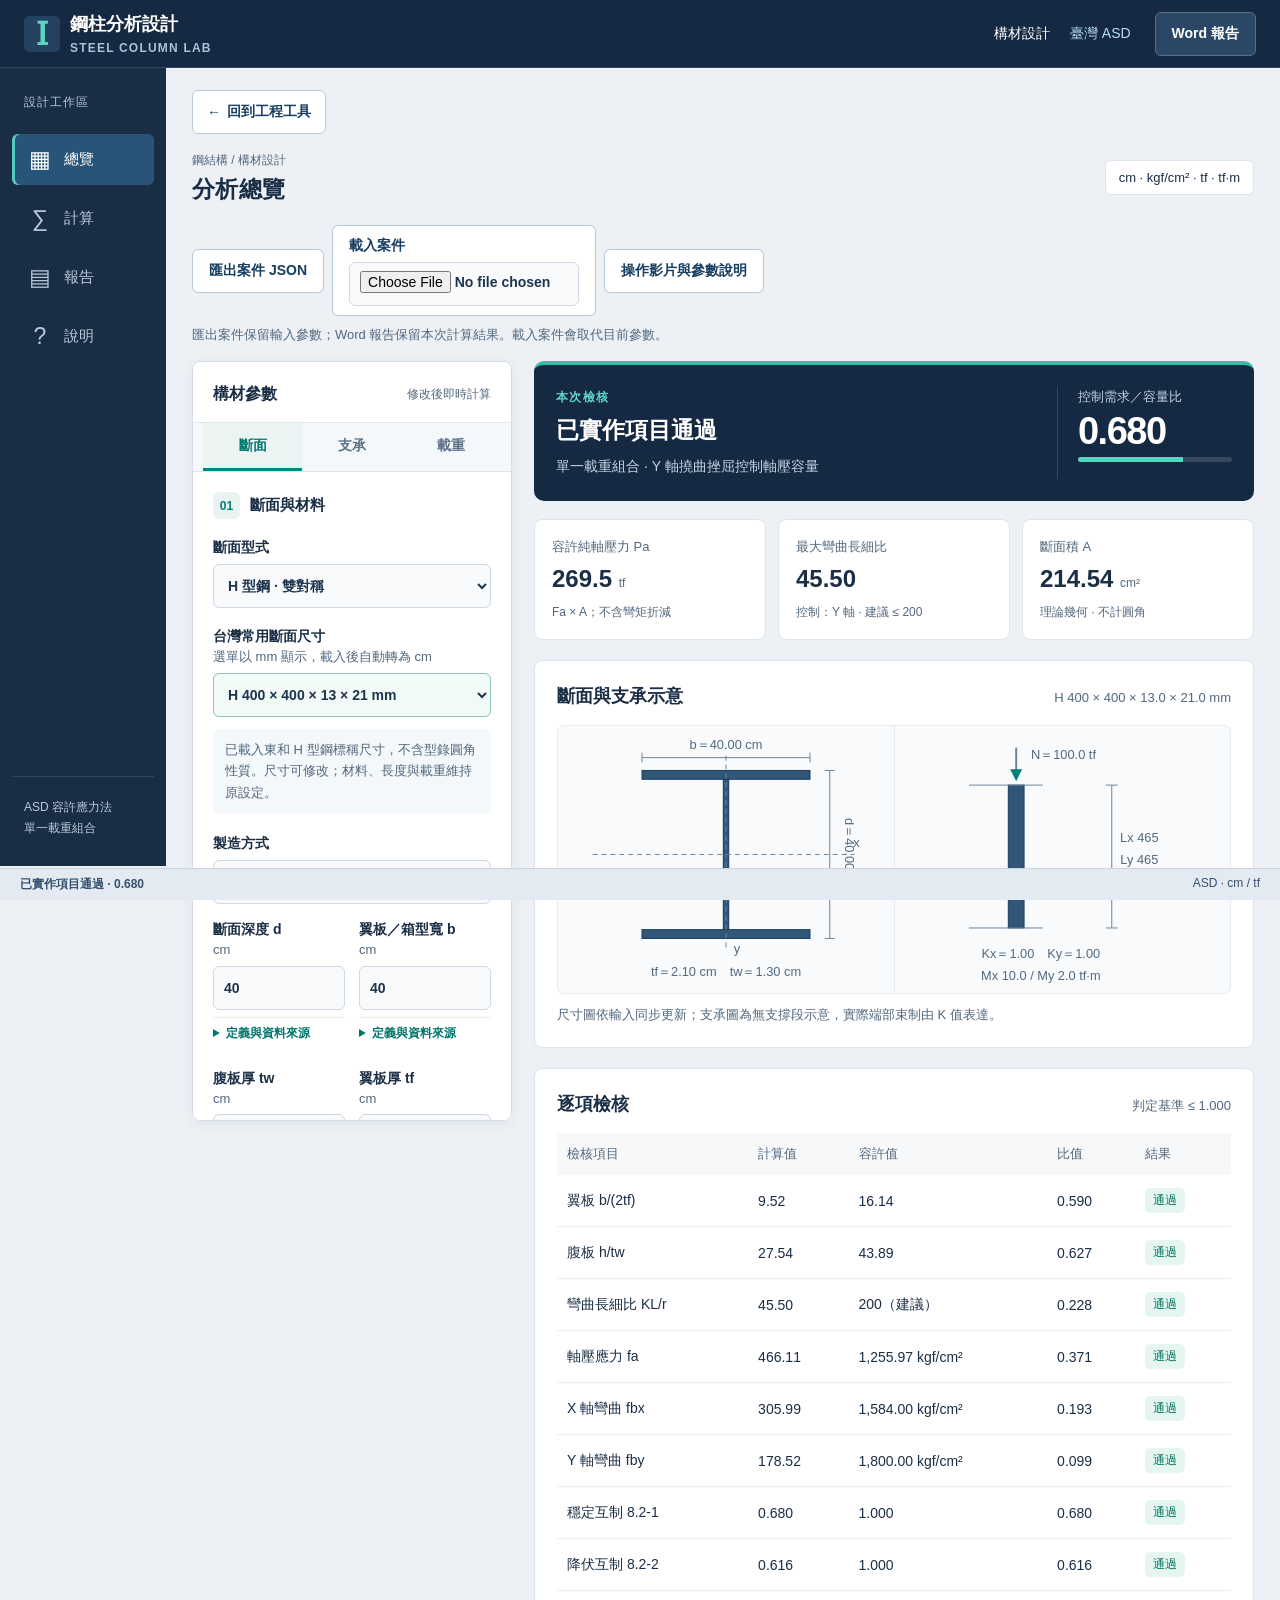
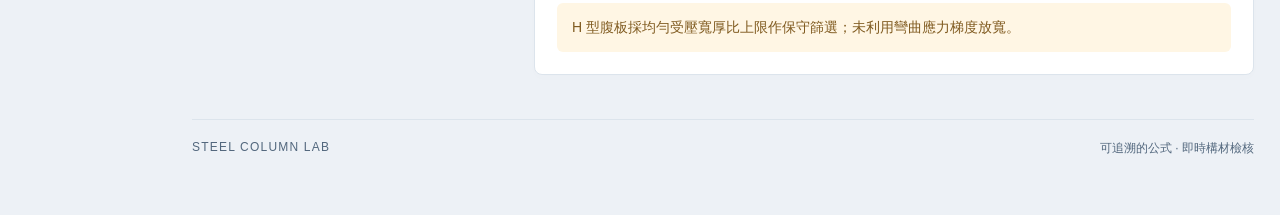
<file: index.html>
<!doctype html><html lang="zh-Hant"><head><meta charset="UTF-8"><meta name="viewport" content="width=device-width,initial-scale=1"><title>鋼柱分析設計｜Steel Column Lab</title><meta name="description" content="臺灣鋼結構 ASD 鋼柱分析：斷面性質、雙軸挫屈、彎曲與軸彎互制即時檢核。"><link rel="icon" href="data:image/svg+xml,%3Csvg%20xmlns='http://www.w3.org/2000/svg'%20viewBox='0%200%2032%2032'%3E%3Crect%20width='32'%20height='32'%20rx='6'%20fill='%23152943'/%3E%3Cpath%20d='M7%206h18v5h-6v10h6v5H7v-5h6V11H7z'%20fill='%233ac5b2'/%3E%3C/svg%3E"><link rel="stylesheet" href="style.css?v=20261002-ui2"><style>.hub-return{display:inline-flex;align-items:center;justify-content:center;gap:6px;min-height:44px;padding:9px 14px;margin-bottom:16px;border:1px solid #b8c7d5;border-radius:6px;background:#fff;color:#173d61;text-decoration:none;font-size:14px;font-weight:600}.hub-return:hover{background:#e9f5f2;border-color:#007f76}.hub-return:focus-visible{outline:3px solid #168cce;outline-offset:3px}@media(max-width:900px){.hub-return{min-height:48px;margin-bottom:14px}}@media print{.hub-return{display:none!important}}</style><link rel="stylesheet" href="pro.css?v=20261009"></head><body data-workspace="overview" data-input-active="section">
<header class="app-header"><div class="brand"><span class="logo">Ⅰ</span><div>鋼柱分析設計<small>STEEL COLUMN LAB</small></div></div><div class="header-meta">構材設計 <span>臺灣 ASD</span></div><button class="toolbar-button" type="button" data-go="report">Word 報告</button></header><nav class="app-nav" aria-label="工作區導覽"><div class="nav-caption">設計工作區</div><button type="button" data-go="input" class="mobile-input"><b>⚙</b><span>參數</span></button><button type="button" data-go="overview" aria-current="page"><b>▦</b><span>總覽</span></button><button type="button" data-go="calculation"><b>∑</b><span>計算</span></button><button type="button" data-go="report"><b>▤</b><span>報告</span></button><button type="button" data-go="reference"><b>?</b><span>說明</span></button><div class="nav-foot">ASD 容許應力法<br>單一載重組合</div></nav><main><a class="hub-return" href="https://jerry597640-droid.github.io/engineering-calculator-hub/" target="_blank" rel="noopener" aria-label="回到工程工具（另開分頁）"><span aria-hidden="true">←</span> 回到工程工具</a><div class="workbar"><div><span class="breadcrumb">鋼結構 / 構材設計</span><h1 id="view-title">分析總覽</h1></div><span class="unit-badge">cm · kgf/cm² · tf · tf·m</span></div><div class="project-tools"><button type="button" class="toolbar-button" id="save-project">匯出案件 JSON</button><label class="toolbar-button" for="load-project">載入案件<input type="file" id="load-project" accept=".json,application/json" style="max-width:230px"></label><button type="button" class="toolbar-button" data-go="reference">操作影片與參數說明</button><p id="project-note" class="hint" role="status">匯出案件保留輸入參數；Word 報告保留本次計算結果。載入案件會取代目前參數。</p></div><div class="layout"><aside><form id="inputs" novalidate>
<div class="inspector-head"><h2>構材參數</h2><span>修改後即時計算</span></div><div class="input-tabs" role="tablist" aria-label="參數分類"><button type="button" role="tab" id="tab-section" aria-controls="input-section" aria-selected="true" data-input-tab="section">斷面</button><button type="button" role="tab" id="tab-support" aria-controls="input-support" aria-selected="false" data-input-tab="support">支承</button><button type="button" role="tab" id="tab-load" aria-controls="input-load" aria-selected="false" data-input-tab="load">載重</button></div><p id="input-error" class="input-error" hidden role="status"></p><section class="panel" data-input="section" id="input-section" role="tabpanel" aria-labelledby="tab-section"><h2><i>01</i>斷面與材料</h2><label>斷面型式<select id="shape"><option value="H">H 型鋼 · 雙對稱</option><option value="BOX">銲接箱型柱 · 等厚板</option><option value="PIPE">圓形鋼管</option></select></label><label class="preset-label">台灣常用斷面尺寸 <span class="label-unit">選單以 mm 顯示，載入後自動轉為 cm</span><select id="section-preset" aria-describedby="preset-note"></select></label><p class="hint preset-note" id="preset-note" aria-live="polite"></p><label id="fabrication-wrap">製造方式<select id="fabrication"><option value="rolled">熱軋 H 型鋼</option><option value="welded">連續銲接 H 型鋼</option></select></label><label id="weld-wrap" hidden>箱型柱銲接方式<select id="weld"><option value="full">全滲透銲</option><option value="partial">半滲透銲</option></select></label><div class="fields" id="geometry"></div><p class="hint">尺寸採 cm。幾何性質以直角板件計算，不含熱軋圓角；並非型鋼型錄值。</p><div class="fields" id="material"></div></section>
<section class="panel" data-input="support" id="input-support" role="tabpanel" aria-labelledby="tab-support"><h2><i>02</i>長度與支承</h2><div class="fields" id="lengths"></div><p class="hint">K 值須依構架穩定分析決定。Lx、Ly 為各挫屈平面的無支撐長度，Lb 為受壓翼板側向未支撐長度。</p></section>
<section class="panel" data-input="load" id="input-load" role="tabpanel" aria-labelledby="tab-load"><h2><i>03</i>作用力與彎矩</h2><p class="hint">輸入 ASD 載重組合的分析內力。壓力為正，彎矩按絕對值檢核；不自動套用載重因數或 1/3 應力提高。</p><div class="fields" id="loads"></div><div class="fields" id="coeffs"></div><p class="hint">Cm 預設 1.0；可側移無橫載構材可採 0.85。支撐構架無橫載時依 0.6−0.4(M₁/M₂)，雙曲率比值為正。Cb 保守固定為 1.0。</p></section>
<button type="button" id="reset" class="reset">恢復範例參數</button></form></aside>
<div class="workspace" id="result-area"><div id="error" class="error" role="alert" hidden></div><div class="invalid-view" role="status">目前參數無法計算，請回到參數欄修正輸入。<button type="button" class="toolbar-button" data-go="input">檢查參數</button></div><section class="panel report-panel" data-view="report"><div class="section-head"><h2>計算報告書</h2><span>Word .docx · 使用目前參數</span></div><div class="report-fields"><label>工程名稱<input id="report-project" type="text" maxlength="120" placeholder="選填"></label><label>構材編號<input id="report-member" type="text" maxlength="80" placeholder="例如 C1／1F"></label><label>計算者<input id="report-author" type="text" maxlength="80" placeholder="選填"></label></div><button type="button" id="export-word" class="export-button">匯出 Word 計算報告書</button><p id="export-message" class="hint" role="status">包含輸入參數、公式、逐項檢核及規範依據；在此裝置產生檔案。</p></section><div id="results" data-view="overview"><section class="summary" aria-live="polite"><div><span class="eyebrow">本次檢核</span><h2 id="status">計算中</h2><p id="status-note"></p></div><div class="ratio"><span>控制需求／容量比</span><strong id="ratio">—</strong><div class="meter"><b id="meter"></b></div></div></section><div class="metrics" id="metrics"></div>
<section class="panel drawing-panel"><div class="section-head"><h2>斷面與支承示意</h2><span id="section-name"></span></div><div class="drawings"><div><svg id="section-svg" viewbox="0 0 340 270" role="img" aria-label="鋼柱斷面尺寸示意圖"></svg></div><div><svg id="column-svg" viewbox="0 0 340 270" role="img" aria-label="鋼柱長度與作用力示意圖"></svg></div></div><p class="hint">尺寸圖依輸入同步更新；支承圖為無支撐段示意，實際端部束制由 K 值表達。</p></section>
<section class="panel"><div class="section-head"><h2>逐項檢核</h2><span>判定基準 ≤ 1.000</span></div><div class="table-scroll"><table><thead><tr><th>檢核項目</th><th>計算值</th><th>容許值</th><th>比值</th><th>結果</th></tr></thead><tbody id="checks"></tbody></table></div><div id="warnings"></div></section>
</div>
<section class="panel" data-view="calculation"><h2>詳細計算過程</h2><div id="calculations"></div></section><div data-view="reference"><div class="operation-guide"><section class="panel tutorial-panel"><h2>操作影片｜臺灣華語旁白</h2><p>六個步驟完成範例、保存案件與匯出計算書。影片為依本頁欄位製作的操作教學動畫；採臺灣華語女聲；點播放後可開啟聲音，亦可搭配下方文字範例。</p><video id="tutorial-video" class="tutorial-video" controls playsinline preload="metadata" poster="tutorial/poster.jpg"><source src="tutorial/steel-column-guide.mp4?v=tw-20261009" type="video/mp4"><track kind="subtitles" src="tutorial/zh-TW.vtt?v=tw-20261009" srclang="zh-TW" label="繁體中文" default></video><div class="tutorial-chapters" id="tutorial-chapters"><button class="toolbar-button" type="button" data-video-time="0">1. 選擇斷面與材料</button><button class="toolbar-button" type="button" data-video-time="20.336">2. 分別確認支承條件</button><button class="toolbar-button" type="button" data-video-time="39.64">3. 輸入同一組合的內力</button><button class="toolbar-button" type="button" data-video-time="60.504">4. 核對結果與計算過程</button><button class="toolbar-button" type="button" data-video-time="81.728">5. 保存案件與 Word 報告</button><button class="toolbar-button" type="button" data-video-time="103.072">6. 查詢規範與適用範圍</button></div><details class="tutorial-transcript"><summary>閱讀影片旁白逐字稿</summary><h3>選擇斷面與材料</h3><p>先到斷面頁，選熱軋H型鋼，四百乘四百乘十三乘二十一。尺寸欄使用公分，所以填四十、四十、一點三、二點一。降伏強度填二千四百，這是教學假設值。</p><h3>分別確認支承條件</h3><p>切換支承頁。本範例各長度填四百六十五公分，各有效長度係數填一。長度不要先乘係數。實際工程需分別確認側向與扭轉支撐，不能直接照抄範例。</p><h3>輸入同一組合的內力</h3><p>切換載重頁。軸壓力填一百公噸力，兩方向彎矩分別填十與二公噸力公尺，修正係數都填一。三個內力必須來自同一容許應力載重組合與同一檢核位置，並核對模型局部軸。</p><h3>核對結果與計算過程</h3><p>回到總覽，範例控制比值約零點六八零。純軸壓容量約二百六十九點四六公噸力。有彎矩時仍要看互制檢核。到計算頁可展開公式與代入數值，需另行分析不代表通過。</p><h3>保存案件與 Word 報告</h3><p>上方匯出案件可以保存參數，日後用載入案件還原。報告頁填工程名稱、柱號與計算者，再匯出可編輯的Word計算書。手機從底部導覽切換頁面，欄位下方可展開定義與資料來源。</p><h3>查詢規範與適用範圍</h3><p>說明頁可搜尋欄位、觀看影片與練習三個範例。本版採臺灣現行鋼結構容許應力設計規範。已實作單柱軸壓與軸彎檢核，不包含整體構架二階分析、耐震韌性、剪力與接頭的完整設計。</p></details><p><a href="tutorial/steel-column-guide.mp4?v=tw-20261009" download>下載含旁白操作影片</a></p></section><div class="code-review"><strong>規範查核：2026-10-09 · 臺灣 ASD</strong><p>依國土署現行公告：96-06-11 修正發布、99-09-16 修正第 13.2 節。採用第 4 章斷面與穩定、第 6 章軸壓、第 7 章彎曲及第 8 章軸彎互制；研究修訂草案未作為生效規範。原有公式本次未更改。</p><p><a href="https://www.nlma.gov.tw/ch/legislation/regsearch/7176" target="_blank" rel="noopener">開啟官方現行公告與各章</a>。本版未涵蓋整體二階、耐震韌性、剪力、接頭與柱腳完整設計。</p></div><section class="panel guide-intro"><h2>鋼柱分析設計操作說明</h2><p><a href="#worked-examples">直接查看逐欄輸入範例與預期結果 ↓</a></p><p>本工具檢核單一鋼柱斷面的軸壓、雙軸彎曲與軸彎互制。先取得構材尺寸、材料強度、支承條件及 ASD 組合內力，再輸入；它不會由樓層面積自動建立構架或計算柱內力。</p><p><strong>預設值是操作範例，不是本工程的設計資料。</strong>常用尺寸選單只載入幾何尺寸，材料與作用力須另外核對。</p><div class="guide-actions"><a class="toolbar-button" href="manual.html" target="_blank" rel="noopener">獨立開啟操作手冊</a></div><label class="guide-search-label">搜尋欄位或資料來源<input type="search" class="guide-search" placeholder="例如 Kx、降伏強度、MIDAS" aria-describedby="guide-search-result"></label><p id="guide-search-result" class="hint" role="status">輸入關鍵字可篩選下方欄位說明。</p></section>
<section class="panel"><h2>建議操作順序</h2><ol class="guide-steps"><li><b>準備資料：</b>柱表與支撐圖、材料規格／證明、分析模型局部軸向及 ASD 載重組合內力表。</li><li><b>斷面：</b>選斷面及製造方式，載入常用尺寸或自訂尺寸；確認 cm 與 Fy。</li><li><b>支承：</b>分別填 Lx、Ly、Kx、Ky；適用時再填 Lb、Lz、Kz。</li><li><b>載重：</b>填同組合、同檢核位置的 N、Mx、My，再依條件確認 Cmx、Cmy。</li><li><b>總覽與計算：</b>查看比值、逐項檢核及適用性提示；在「計算」展開公式，核對控制項目。</li><li><b>逐組檢核與匯出：</b>對需要的載重組合與構材位置逐一重複檢核；在「報告」輸入辨識資訊，下載 Word 計算書。</li></ol><p class="hint">桌機：左側導覽切換工作區，參數面板分「斷面／支承／載重」。手機：底部「參數」編輯、切回「總覽」看結果；切換工作區不會清除輸入。重新整理或關閉網頁不保留案件資料，請先匯出案件 JSON；下次可載入還原。恢復範例參數會覆寫本次計算參數。</p></section><section class="panel"><details class="guide-section"><summary>斷面與製造方式</summary><div class="guide-table-wrap"><table class="guide-table"><thead><tr><th>欄位</th><th>應填內容與單位</th><th>資料來源</th><th>使用注意</th></tr></thead><tbody><tr><td data-label="欄位">斷面型式</td><td data-label="應填內容與單位">選 H 型鋼、等厚銲接箱型或圓形鋼管。</td><td data-label="資料來源">柱表、結構平面／剖面圖及鋼構製造圖。</td><td data-label="使用注意">本版不適用 C、T、L、非對稱或變斷面；箱型不是冷成形方管。</td></tr><tr><td data-label="欄位">台灣常用斷面尺寸</td><td data-label="應填內容與單位">從選單載入尺寸；選單 mm，欄位 cm。</td><td data-label="資料來源">H 型參考東和型錄；圓管參考美亞型錄；箱型為設計預設。〔6、7〕</td><td data-label="使用注意">只帶入尺寸，不帶入 Fy、長度、載重或型錄 A／I／S；選後仍需核對設計圖。</td></tr><tr><td data-label="欄位">製造方式</td><td data-label="應填內容與單位">H 型選「熱軋」或「連續銲接」。</td><td data-label="資料來源">材料採購規格、製造圖與實際構材。</td><td data-label="使用注意">會影響局部挫屈分類；熱軋型錄預設自動選熱軋。</td></tr><tr><td data-label="欄位">箱型柱銲接方式</td><td data-label="應填內容與單位">按實際設計選全滲透或半滲透銲。</td><td data-label="資料來源">銲接符號、接頭詳圖、核定製造圖與銲接規範。</td><td data-label="使用注意">不是任選的強度開關；本欄用於斷面分類，不代表銲道強度已檢核。</td></tr><tr><td data-label="欄位">d／D</td><td data-label="應填內容與單位">H／箱型總深度 d；圓管外徑 D，cm。</td><td data-label="資料來源">柱表、製造圖、型錄；既有構材用經確認的實測資料。</td><td data-label="使用注意">不是腹板淨高或圓管內徑；400 mm 輸入 40 cm。</td></tr><tr><td data-label="欄位">b</td><td data-label="應填內容與單位">H 翼板總寬或箱型外側總寬，cm。</td><td data-label="資料來源">柱表、製造圖或型錄。</td><td data-label="使用注意">不是單側翼板突出寬；圓管不需填。</td></tr><tr><td data-label="欄位">tw</td><td data-label="應填內容與單位">H 型腹板厚，cm。</td><td data-label="資料來源">型錄、製造圖或厚度量測。</td><td data-label="使用注意">13 mm 輸入 1.3 cm；箱型／圓管不填此欄。</td></tr><tr><td data-label="欄位">tf／t</td><td data-label="應填內容與單位">H 翼板厚 tf；箱型／圓管均一板厚 t，cm。</td><td data-label="資料來源">型錄、製造圖、材料尺寸證明或實測厚度。</td><td data-label="使用注意">21 mm 輸入 2.1 cm。腐蝕、厚度公差及設計有效厚度須由設計者確認，本頁不自動扣減。</td></tr></tbody></table></div></details></section><section class="panel"><details class="guide-section"><summary>材料</summary><div class="guide-table-wrap"><table class="guide-table"><thead><tr><th>欄位</th><th>應填內容與單位</th><th>資料來源</th><th>使用注意</th></tr></thead><tbody><tr><td data-label="欄位">Fy 降伏強度</td><td data-label="應填內容與單位">依鋼種與板厚採用的設計降伏強度，kgf/cm²。</td><td data-label="資料來源">結構總說明、材料規格、適用 CNS／JIS／ASTM 標準與材料證明書，依規範確認。〔1、3〕</td><td data-label="使用注意">預設 2400 只供範例；選斷面不會改變 Fy。不得逕將實測較高值當成設計強度。H 型本版上限 4550。</td></tr><tr><td data-label="欄位">E 彈性模數</td><td data-label="應填內容與單位">鋼材彈性模數，kgf/cm²；預設 2,040,000。</td><td data-label="資料來源">臺灣 ASD 規範第 1.6 節。〔1〕</td><td data-label="使用注意">通常沿用規範值；不是 Fy。</td></tr><tr><td data-label="欄位">G 剪力模數</td><td data-label="應填內容與單位">鋼材剪力模數，kgf/cm²；預設 810,000。</td><td data-label="資料來源">臺灣 ASD 規範第 1.6 節。〔1〕</td><td data-label="使用注意">本頁 H 型純扭轉挫屈使用；箱型／圓管隱藏。</td></tr></tbody></table></div></details></section><section class="panel"><details class="guide-section"><summary>長度與支承</summary><div class="guide-table-wrap"><table class="guide-table"><thead><tr><th>欄位</th><th>應填內容與單位</th><th>資料來源</th><th>使用注意</th></tr></thead><tbody><tr><td data-label="欄位">Lx</td><td data-label="應填內容與單位">繞斷面 x 軸挫屈所對應的無支撐長度，cm。</td><td data-label="資料來源">結構平面／立面、支撐配置、梁柱接頭詳圖與穩定分析模型。〔4〕</td><td data-label="使用注意">不是直接填 KL；程式另乘 Kx。應判斷支撐是否真的約束該方向位移。</td></tr><tr><td data-label="欄位">Ly</td><td data-label="應填內容與單位">繞斷面 y 軸挫屈所對應的無支撐長度，cm。</td><td data-label="資料來源">同上，按 y 軸挫屈平面個別確認。〔4〕</td><td data-label="使用注意">可與 Lx 不同。不能只因有樓板或橫梁就認定提供有效支撐。</td></tr><tr><td data-label="欄位">Kx</td><td data-label="應填內容與單位">x 軸有效長度係數，無因次。</td><td data-label="資料來源">構架穩定分析、端部轉動束制、側移條件及規範第 4.8 節。〔4〕</td><td data-label="使用注意">預設 1.0 是範例。理想兩端鉸接且無側移時可為 1；實際構架不可只看接頭名稱套值。</td></tr><tr><td data-label="欄位">Ky</td><td data-label="應填內容與單位">y 軸有效長度係數，無因次。</td><td data-label="資料來源">y 軸平面的構架穩定分析與支承条件。〔4〕</td><td data-label="使用注意">與 Kx 分開決定；不是材料係數，也不是固定端一律取某個值。</td></tr><tr><td data-label="欄位">Lb</td><td data-label="應填內容與單位">H 型受壓翼板側向未支撐長度；箱型為彎曲側撐限制使用的長度，cm。</td><td data-label="資料來源">受壓翼板側撐位置、支撐連接詳圖及支撐勁度／強度設計。〔5〕</td><td data-label="使用注意">不一定等於柱高、Lx 或 Ly；圓管不填。</td></tr><tr><td data-label="欄位">Lz</td><td data-label="應填內容與單位">H 型扭轉無支撐長度，cm。</td><td data-label="資料來源">防扭支撐配置、扭轉與翹曲束制詳圖及穩定分析。〔4、8〕</td><td data-label="使用注意">一般側向支撐不一定防止扭轉；不能自動沿用 Lb。</td></tr><tr><td data-label="欄位">Kz</td><td data-label="應填內容與單位">H 型扭轉有效長度係數，無因次。</td><td data-label="資料來源">扭轉與翹曲端部束制條件及合理分析。〔8〕</td><td data-label="使用注意">預設 1.0 為範例；依據不足時不能任意縮小以提高容量。</td></tr></tbody></table></div></details></section><section class="panel"><details class="guide-section"><summary>作用力與彎矩</summary><div class="guide-table-wrap"><table class="guide-table"><thead><tr><th>欄位</th><th>應填內容與單位</th><th>資料來源</th><th>使用注意</th></tr></thead><tbody><tr><td data-label="欄位">N 軸壓力</td><td data-label="應填內容與單位">同一 ASD 載重組合、同一檢核位置的壓力，tf；壓力輸入正值。</td><td data-label="資料來源">MIDAS Gen、ETABS、SAP2000 等結構分析內力表，或可追溯的手算分析。載重組合依規範與專案設計基準。〔2〕</td><td data-label="使用注意">不是 kgf 或 kN，也不是支點反力直接套入。若軟體壓力為負，先辨識正負號；軸拉力不在本工具範圍。</td></tr><tr><td data-label="欄位">Mx</td><td data-label="應填內容與單位">繞本頁斷面 x 軸的彎矩，tf·m；程式取絕對值。</td><td data-label="資料來源">與 N 相同載重組合及檢核位置的分析彎矩，核對構材局部座標。〔2、9〕</td><td data-label="使用注意">H 型 x 軸通常為強軸；須看斷面圖與模型軸向，不可直接假定等於軟體 M2 或 M3。</td></tr><tr><td data-label="欄位">My</td><td data-label="應填內容與單位">繞本頁斷面 y 軸的彎矩，tf·m；程式取絕對值。</td><td data-label="資料來源">與 N、Mx 成套的分析結果及局部座標。〔2、9〕</td><td data-label="使用注意">H 型 y 軸通常為弱軸。不要把不同組合的 N、Mx、My 最大值當作同一實際組合；若採包絡須另有保守設計依據。</td></tr><tr><td data-label="欄位">Cmx</td><td data-label="應填內容與單位">x 軸軸彎互制修正係數，無因次，程式接受 0.2～1.0。</td><td data-label="資料來源">規範第 8.2 節，依側移、端彎矩、跨內橫向載重及端部束制判定。〔9〕</td><td data-label="使用注意">預設 1.0；不能為了降低比值任意調小。支撐構架且兩端間無橫載時，依規範可用 0.6−0.4(M₁/M₂)，雙曲率比值為正。</td></tr><tr><td data-label="欄位">Cmy</td><td data-label="應填內容與單位">y 軸軸彎互制修正係數，無因次。</td><td data-label="資料來源">按 y 軸平面獨立套用第 8.2 節。〔9〕</td><td data-label="使用注意">條件可能與 x 軸不同。可側移且跨內無橫載等情況的 0.85，應確認規範前提後採用。</td></tr><tr><td data-label="欄位">Cb 彎矩梯度係數</td><td data-label="應填內容與單位">目前固定 1.0，無需輸入。</td><td data-label="資料來源">本工具對 H 型側向扭轉挫屈採用的保守設定。〔5〕</td><td data-label="使用注意">Cb 與 Cm 用途不同；本版不能用調整 Cm 代替 Cb。</td></tr></tbody></table></div></details></section><section class="panel"><details class="guide-section"><summary>報告基本資料</summary><div class="guide-table-wrap"><table class="guide-table"><thead><tr><th>欄位</th><th>應填內容與單位</th><th>資料來源</th><th>使用注意</th></tr></thead><tbody><tr><td data-label="欄位">工程名稱</td><td data-label="應填內容與單位">案件名稱，可選填。</td><td data-label="資料來源">工程契約、圖說封面或公司專案編號。</td><td data-label="使用注意">只影響報告標示，不影響計算。</td></tr><tr><td data-label="欄位">構材編號</td><td data-label="應填內容與單位">柱號、樓層及建議附上載重組合名稱，例如 1F C1 ASD01。</td><td data-label="資料來源">柱表、結構平面、分析模型構材編號及組合名稱。</td><td data-label="使用注意">用來追溯檢核對象；建議每個控制組合分別匯出。</td></tr><tr><td data-label="欄位">計算者</td><td data-label="應填內容與單位">負責本次計算的人員，可選填。</td><td data-label="資料來源">實際計算者姓名或公司識別名稱。</td><td data-label="使用注意">輸入姓名不等於專業簽證；匯出時間由系統自動填入台灣時間。</td></tr></tbody></table></div></details></section><section class="panel"><h2>結果表如何判讀</h2><div class="guide-table-wrap"><table class="guide-table"><thead><tr><th>欄位</th><th>應填內容與單位</th><th>資料來源</th><th>使用注意</th></tr></thead><tbody><tr><td data-label="欄位">斷面性質 A、I、S、r</td><td data-label="應填內容與單位">程式自動計算，不用填。</td><td data-label="資料來源">由輸入幾何尺寸推導，計算頁列出公式。</td><td data-label="使用注意">熱軋 H 以直角板件計算，不含型錄圓角，故可能與型錄性質不同。</td></tr><tr><td data-label="欄位">計算值／容許值／比值</td><td data-label="應填內容與單位">比較需求及限值；一般比值 ≤1 才符合該項。</td><td data-label="資料來源">當下輸入與本版已實作的規範公式。</td><td data-label="使用注意">判定使用未四捨五入值；畫面 1.000 可能略大於 1，應看結果文字。</td></tr><tr><td data-label="欄位">容許純軸壓力 Pa</td><td data-label="應填內容與單位">Fa×A，單位 tf。</td><td data-label="資料來源">已通過純軸壓適用性篩選之計算結果。</td><td data-label="使用注意">不是同時有彎矩時仍可承受的 N；有彎矩須看互制。</td></tr><tr><td data-label="欄位">通過／未通過／需另行分析</td><td data-label="應填內容與單位">通過限已實作項目；未通過為超限；需另行分析表示適用範圍不符。</td><td data-label="資料來源">總覽、寬厚比、長細比與互制結果。</td><td data-label="使用注意">需另行分析時不提供容量合格結論；不可把空白或破折號視為零需求或合格。</td></tr><tr><td data-label="欄位">長細比與控制比值</td><td data-label="應填內容與單位">最大長細比另外檢查；控制比為應力與互制最大值。</td><td data-label="資料來源">KL/r 及容許應力計算。</td><td data-label="使用注意">KL/r 超過 200，即使控制需求／容量比小於 1，仍不給通過結論。</td></tr></tbody></table></div><p>本頁不包含整體構架二階分析、剪力、耐震韌性、接頭、柱腳、銲道強度等全部設計項目。請依「規範依據與適用範圍」確認適用性。</p></section>
<section class="panel"><h2>常用單位換算</h2><div class="guide-table-wrap"><table class="guide-table"><thead><tr><th>欄位</th><th>應填內容與單位</th><th>資料來源</th><th>使用注意</th></tr></thead><tbody><tr><td data-label="欄位">長度</td><td data-label="應填內容與單位">mm ÷ 10 = cm；m × 100 = cm。</td><td data-label="資料來源">圖說與分析模型的單位設定。</td><td data-label="使用注意">H400×400×13×21 → d40、b40、tw1.3、tf2.1 cm。</td></tr><tr><td data-label="欄位">力</td><td data-label="應填內容與單位">kN ÷ 9.80665 = tf；kgf ÷ 1000 = tf。</td><td data-label="資料來源">分析輸出表的單位。</td><td data-label="使用注意">tf 是公噸力，不要把 kN 直接填成 tf。</td></tr><tr><td data-label="欄位">彎矩</td><td data-label="應填內容與單位">kN·m ÷ 9.80665 = tf·m；kgf·cm ÷100000 = tf·m。</td><td data-label="資料來源">分析输出的力及長度單位。</td><td data-label="使用注意">本頁 Mx／My 用 tf·m，不是 tf·cm。</td></tr><tr><td data-label="欄位">應力</td><td data-label="應填內容與單位">MPa ×10.197162 = kgf/cm²。</td><td data-label="資料來源">材料規範標示單位及標準重力換算。</td><td data-label="使用注意">Fy、E、G 均採 kgf/cm²；公式中的 tf/cm² 換算由程式處理。</td></tr></tbody></table></div></section><section class="panel" id="worked-examples"><h2>可照著輸入的範例</h2><p>以下為軟體操作練習，尺寸取既有 H 型範例；材料強度、支承與載重均為教學設定，不代表實際工程。三個案例使用相同斷面與支承，依序練習即可。</p><h3>範例 1｜H 型鋼軸壓＋雙軸彎曲</h3><ol class="guide-steps"><li>若目前有案件資料，先匯出 Word 報告，再按參數面板底部「恢復範例參數」。此按鈕會覆寫計算參數。</li><li>按照下表切換「斷面／支承／載重」並逐欄核對，也可自行手動輸入全部數值。</li><li>切到「總覽」核對結果，再到「計算」展開軸壓與互制公式。</li><li>到「報告」填辨識資訊，按「匯出 Word 計算報告書」。</li></ol><div class="guide-table-wrap"><table class="guide-table"><thead><tr><th>工作區</th><th>欄位</th><th>照著輸入</th><th>操作提示</th></tr></thead><tbody><tr><td data-label="工作區">斷面</td><td data-label="欄位">斷面型式／製造方式</td><td data-label="照著輸入">H 型鋼／熱軋 H 型鋼</td><td data-label="操作提示">選單選取</td></tr><tr><td data-label="工作區">斷面</td><td data-label="欄位">台灣常用斷面尺寸</td><td data-label="照著輸入">H 400 × 400 × 13 × 21 mm</td><td data-label="操作提示">選取後核對下列 cm 數值</td></tr><tr><td data-label="工作區">斷面</td><td data-label="欄位">d／b／tw／tf</td><td data-label="照著輸入">40／40／1.3／2.1 cm</td><td data-label="操作提示">分別填入四個尺寸欄</td></tr><tr><td data-label="工作區">斷面</td><td data-label="欄位">Fy</td><td data-label="照著輸入">2400 kgf/cm²</td><td data-label="操作提示">本操作範例假設值</td></tr><tr><td data-label="工作區">斷面</td><td data-label="欄位">E／G</td><td data-label="照著輸入">2040000／810000 kgf/cm²</td><td data-label="操作提示">分別填入兩個材料欄</td></tr><tr><td data-label="工作區">支承</td><td data-label="欄位">Lx／Ly</td><td data-label="照著輸入">465／465 cm</td><td data-label="操作提示">分別填入，勿先乘 K</td></tr><tr><td data-label="工作區">支承</td><td data-label="欄位">Kx／Ky</td><td data-label="照著輸入">1／1</td><td data-label="操作提示">本範例假設值</td></tr><tr><td data-label="工作區">支承</td><td data-label="欄位">Lb／Lz／Kz</td><td data-label="照著輸入">465 cm／465 cm／1</td><td data-label="操作提示">三欄分別核對，不自動推定實際支承</td></tr><tr><td data-label="工作區">載重</td><td data-label="欄位">N</td><td data-label="照著輸入">100 tf</td><td data-label="操作提示">壓力填正值</td></tr><tr><td data-label="工作區">載重</td><td data-label="欄位">Mx／My</td><td data-label="照著輸入">10／2 tf·m</td><td data-label="操作提示">分別填入兩個彎矩欄</td></tr><tr><td data-label="工作區">載重</td><td data-label="欄位">Cmx／Cmy</td><td data-label="照著輸入">1／1</td><td data-label="操作提示">本範例採用值；Cb 固定 1</td></tr><tr><td data-label="工作區">報告</td><td data-label="欄位">工程名稱／構材編號／計算者</td><td data-label="照著輸入">操作練習／C1-ASD範例／自行填姓名</td><td data-label="操作提示">辨識資料不影響計算</td></tr></tbody></table></div><h3>範例 1 預期結果</h3><div class="guide-table-wrap"><table class="guide-table"><thead><tr><th>結果項目</th><th>預期值</th><th>畫面核對</th><th>說明</th></tr></thead><tbody><tr><td data-label="結果項目">斷面積 A</td><td data-label="預期值">214.54 cm²</td><td data-label="畫面核對">總覽／計算</td><td data-label="說明">直角板件，不含熱軋圓角</td></tr><tr><td data-label="結果項目">容許軸壓應力 Fa</td><td data-label="預期值">1255.972 kgf/cm²</td><td data-label="畫面核對">計算</td><td data-label="說明">畫面可能顯示 1255.97</td></tr><tr><td data-label="結果項目">容許純軸壓力 Pa</td><td data-label="預期值">269.456 tf</td><td data-label="畫面核對">總覽</td><td data-label="說明">總覽約顯示 269.5 tf</td></tr><tr><td data-label="結果項目">控制需求／容量比</td><td data-label="預期值">0.679784</td><td data-label="畫面核對">總覽顯示 0.680</td><td data-label="說明">已實作項目通過</td></tr></tbody></table></div><h3>範例 2｜純軸壓練習</h3><p>完成範例 1 後，僅將「載重」的 <b>Mx 改為 0、My 改為 0</b>，N 保持 100 tf，其餘參數不變。預期控制比值 <b>0.371118（顯示 0.371）</b>，已實作項目通過；Pa 仍為 269.456 tf。可用 100÷269.456 核對純軸壓比值。</p><h3>範例 3｜超限結果練習</h3><p>先按「恢復範例參數」，確認 Mx=10、My=2 tf·m，再僅將 <b>N 改為 500 tf</b>。預期控制比值 <b>2.268297（顯示 2.268）</b>，結果為未通過。此例用來辨識超限畫面，不是可採用的設計。</p><p class="hint">若结果不同：先核對 mm／cm、tf／kN、tf·m／kN·m，再確認製造方式、各方向長度、K、Cm 及是否混用了範例 2 的零彎矩。手機在底部「參數」輸入，再切換「總覽」。</p></section><section class="panel"><h2>資料來源索引</h2><p>尺寸、強度及內力應以本工程核定資料為主；以下為規範及型錄查詢入口。圓管型錄尺寸不代表該配管鋼種可直接用於結構用途；銲接箱型選單為設計尺寸預設，非庫存承諾。</p><ul><li>〔1〕<a href="https://www.nlma.gov.tw/uploads/files/29f814e938f670b39b730db3df30ebcd.pdf" target="_blank" rel="noopener">ASD 第 1 章：設計基準、圖說內容及第 1.6 節材料常數</a></li><li>〔2〕<a href="https://www.nlma.gov.tw/uploads/files/dcf68fc6a62377c89c0e18880c8ac328.pdf" target="_blank" rel="noopener">ASD 第 2 章：載重</a></li><li>〔3〕<a href="https://www.nlma.gov.tw/uploads/files/82c2aaa85e73c89645af78f06986d266.pdf" target="_blank" rel="noopener">ASD 第 3 章：材料</a></li><li>〔4〕<a href="https://www.nlma.gov.tw/uploads/files/e7c2c9d73eefc69beecde12336374b9b.pdf" target="_blank" rel="noopener">ASD 第 4 章：一般要求、長細比與穩定</a></li><li>〔5〕<a href="https://www.nlma.gov.tw/uploads/files/91bbcbd01a38582e6c5b1f00dd367683.pdf" target="_blank" rel="noopener">ASD 第 7 章：彎曲與側向支撐</a></li><li>〔6〕<a href="https://www.tunghosteel.com/product/detail/2" target="_blank" rel="noopener">東和鋼鐵型鋼資料</a></li><li>〔7〕<a href="https://www.mayer.com.tw/zh-tw/download/1" target="_blank" rel="noopener">美亞鋼管型錄下載</a></li><li>〔8〕<a href="https://www.nlma.gov.tw/uploads/files/d547411a0c02e0a8816b6d9c2aadb32e.pdf" target="_blank" rel="noopener">極限設計法附錄 2：彈性扭轉挫屈，依 ASD 第 6.4 節引用</a></li><li>〔9〕<a href="https://www.nlma.gov.tw/uploads/files/f6ed32171e4e99a9c49e85ca3b733d3c.pdf" target="_blank" rel="noopener">ASD 第 8 章：軸彎互制與 Cm</a></li></ul><p class="hint">操作說明更新：2026-10-02。規範版本請查<a href="https://www.nlma.gov.tw/ch/legislation/regsearch/7176" target="_blank" rel="noopener">國土署現行公告</a>。</p></section></div><section class="panel"><details><summary>原始程式解析與本版修正</summary><div class="prose"><p>來源：SteelColumn_20121009_SourceCode.zip 中 VB.NET 的 FormMain.vb。原程式以 CAL_Sect → CAL_ENGINE → CAL_ENGINE2 → _OUTPUT_ALL 執行斷面性質、寬厚比分類、容許應力及檢核輸出；提供型錄、自訂尺寸、自訂性質三種輸入，內部使用 cm、kgf/cm²，輸入內力使用 tf 與 tf·m。</p><table><thead><tr><th>原程式項目</th><th>解析與處理</th></tr></thead><tbody><tr><td>H／C／箱／T／L／圓管斷面</td><td>本版提供雙對稱 H、等厚銲接箱型及圓管。C／T／L 涉及剪力中心、主軸及撓曲扭轉，未套用 H 型鋼公式。</td></tr><tr><td>銲接 H 型鋼 kc</td><td>原碼使用 4.05×(h/tw)^0.46；依 7.2.2 修正為 4.05÷(h/tw)^0.46（h/tw＞70）。</td></tr><tr><td>局部挫屈</td><td>原碼多以翼板分類，細長斷面仍給 0.6Fy。本版同時檢查腹板、翼板；超限時停止容量與互制合格判定，需附錄 1 分析。</td></tr><tr><td>箱型柱</td><td>保留第 6.7 節專用軸壓曲線；寬厚比改採淨寬。彎曲依第 7.4 節分軸判定，Lb 限制採保守 M₁/M₂＝−1。</td></tr><tr><td>圓管寬厚比</td><td>原碼統一用彎曲上限 630/Fy。本版有軸壓時採 232/Fy，純彎曲採 630/Fy；不對圓管套箱型 Lc。</td></tr><tr><td>互制式 8.2</td><td>保留 fa/Fa＝0.15 分界，加入分母非正、無效幾何、負軸力與有限數值檢查；彎矩使用絕對值。</td></tr><tr><td>剪力計算</td><td>原程式計算 Fv 與 Aw，但未輸入作用剪力。本版聚焦鋼柱 N–Mx–My，不宣稱已完成剪力或接頭檢核。</td></tr></tbody></table></div></details></section>
<section class="panel"><details open><summary>規範依據與適用範圍</summary><div class="prose" id="code-basis"><p><b>採用臺灣《鋼構造建築物鋼結構設計技術規範》之容許應力設計法（ASD）。</b>查核日期：2026-10-09；官方公告為 96-06-11 修正發布、99-09-16 修正第 13.2 節。本工具使用第 4、6、7、8 章；不將研究修訂草案或美國 AISC 360 直接視為臺灣現行規範。</p><ul><li><a href="https://www.nlma.gov.tw/ch/legislation/regsearch/7176" target="_blank" rel="noopener">國土署：規範公告與各章下載</a> · <a href="https://glrs.moi.gov.tw/LawContent.aspx?id=GL000143" target="_blank" rel="noopener">內政部主管法規查詢</a></li><li><a href="https://www.nlma.gov.tw/uploads/files/e7c2c9d73eefc69beecde12336374b9b.pdf" target="_blank" rel="noopener">第 4 章：長細比、斷面分類與穩定</a> · <a href="https://www.nlma.gov.tw/uploads/files/e139e8d278188c817090a2510017202e.pdf" target="_blank" rel="noopener">第 6 章：受壓構材</a></li><li><a href="https://www.nlma.gov.tw/uploads/files/91bbcbd01a38582e6c5b1f00dd367683.pdf" target="_blank" rel="noopener">第 7 章：撓曲構材</a> · <a href="https://www.nlma.gov.tw/uploads/files/f6ed32171e4e99a9c49e85ca3b733d3c.pdf" target="_blank" rel="noopener">第 8 章：軸力與彎矩共同作用</a></li><li><a href="https://www.nlma.gov.tw/uploads/files/d547411a0c02e0a8816b6d9c2aadb32e.pdf" target="_blank" rel="noopener">極限設計法附錄 2：臨界扭轉挫屈應力</a>（僅依 ASD 第 6.4 節引用彈性 Fe，再代回 ASD 容許應力曲線）</li></ul><p>台灣常用斷面來源：19 組 H 型尺寸參考<a href="https://www.tunghosteel.com/product/detail/2" target="_blank" rel="noopener">東和鋼鐵 2024 型錄</a>；12 組圓管尺寸參考<a href="https://www.mayer.com.tw/zh-tw/download/1" target="_blank" rel="noopener">美亞鋼管碳鋼型錄</a>。12 組銲接箱型為工程設計預設，非熱軋型鋼或庫存承諾。圓管借用國內型錄的外徑與板厚，不能據此將配管鋼材視為結構鋼材；實際鋼種、降伏強度、厚度公差及結構用途適用性應另外確認。選單僅帶入尺寸，不變更材料強度或載重，型錄 A／I／S 與圓角不會自動套用。</p><p>適用均質、等斷面、雙對稱、連續連接之鋼柱，作用力通過剪力中心；H 型鋼 Fy≤4,550 kgf/cm²。軸壓 H 型腹板採均勻受壓上限 68/√Fy 作保守適用性篩選，未實作細長肢材有效斷面法。箱型柱限等板厚，以第 6.7 節銲接箱型曲線計算。</p><p>「已實作項目通過」只代表本頁輸入單一載重組合的構材檢核。構架側移及二階效應、耐震韌性寬厚比、強柱弱梁、剪力、接頭區、柱腳、銲道、疲勞與耐火仍須另行檢核；本頁不自動計算整體構架。</p></div></details></section>
</div></div></div><footer>STEEL COLUMN LAB <span>可追溯的公式 · 即時構材檢核</span></footer></main><div class="statusbar"><span id="mobile-result" aria-live="polite">計算中</span><span>ASD · cm / tf</span></div><script src="engine.js?v=20261002-ui2"></script><script src="presets.js?v=20261002-ui2"></script><script src="report.js?v=20261002-ui2"></script><script src="vendor/docx/docx-9.6.1.iife.js"></script><script src="shared/calculation-docx.js"></script><script src="trace.js"></script><script src="app.js?v=20261002-ui2"></script><script src="workspace.js?v=20261002-ui2"></script><script src="guide.js?v=20261002-ui2"></script><script src="pro.js?v=20261009"></script></body></html>
</file>
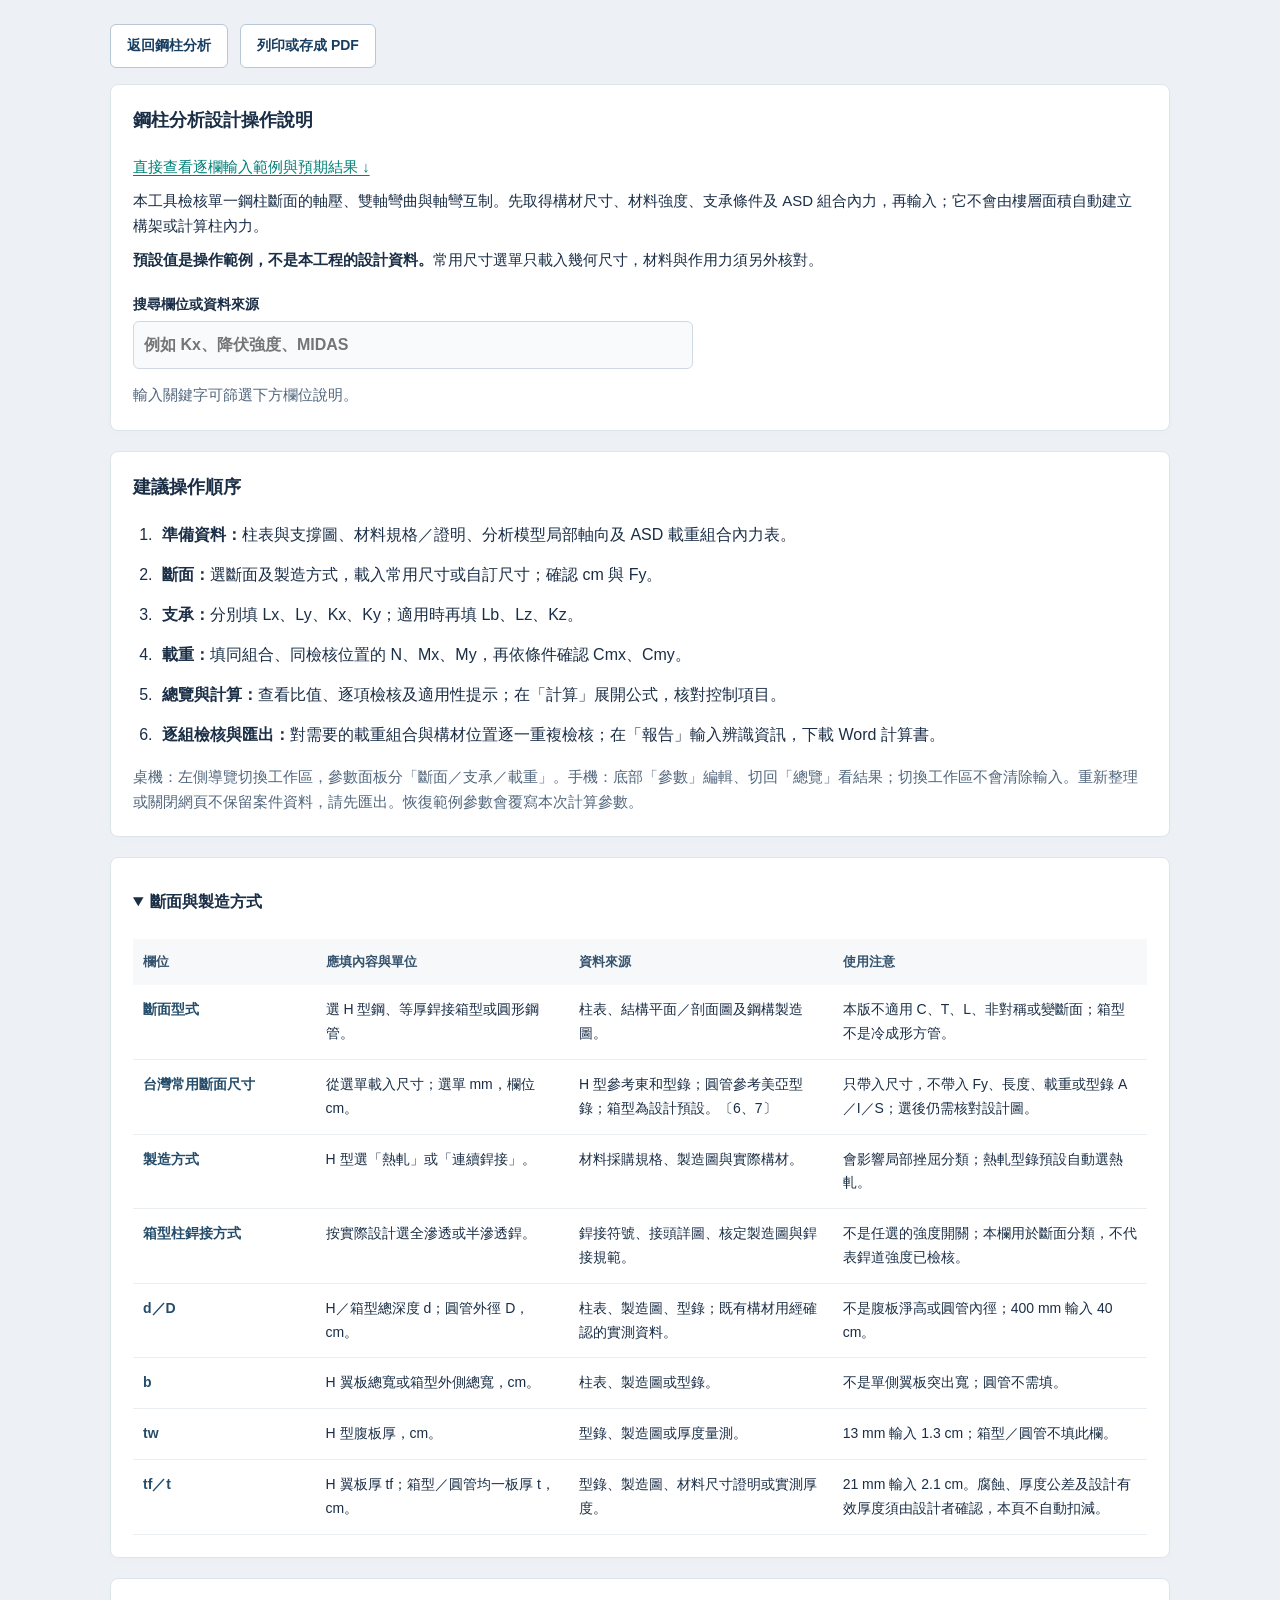
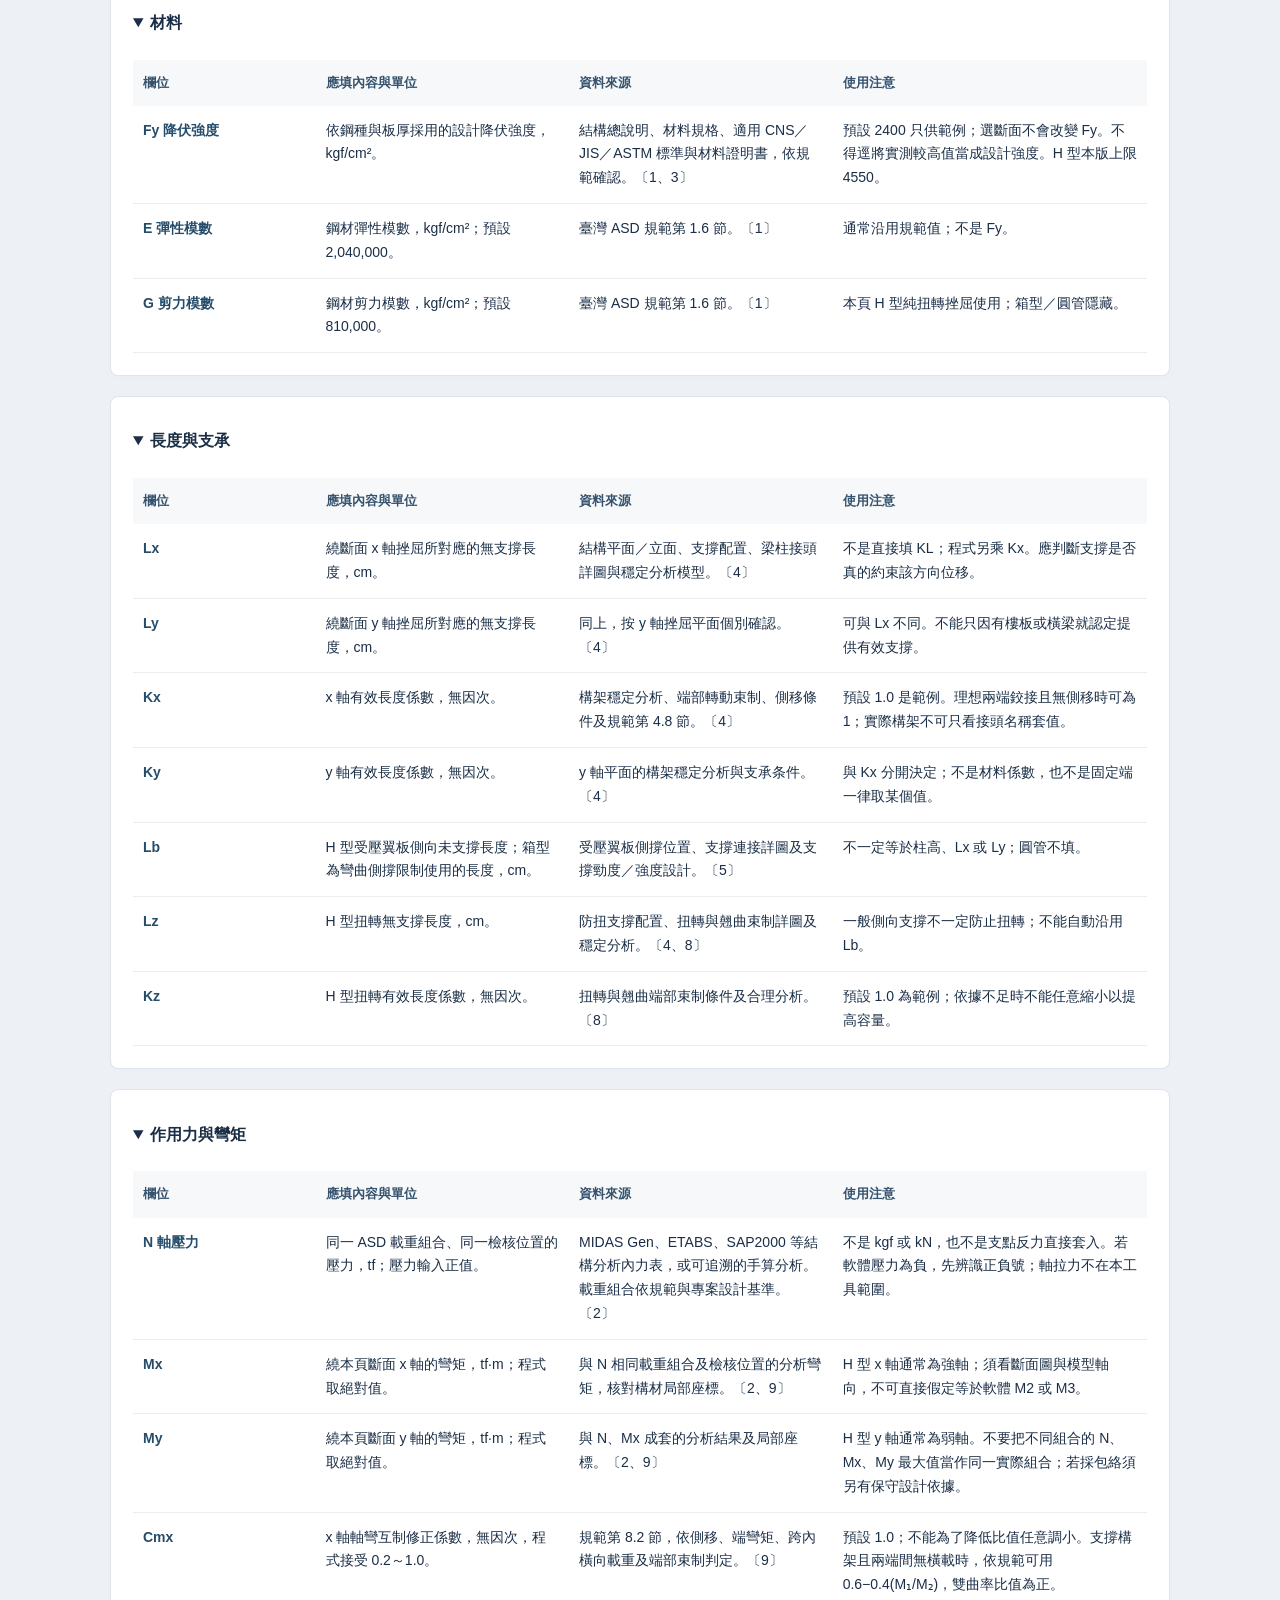
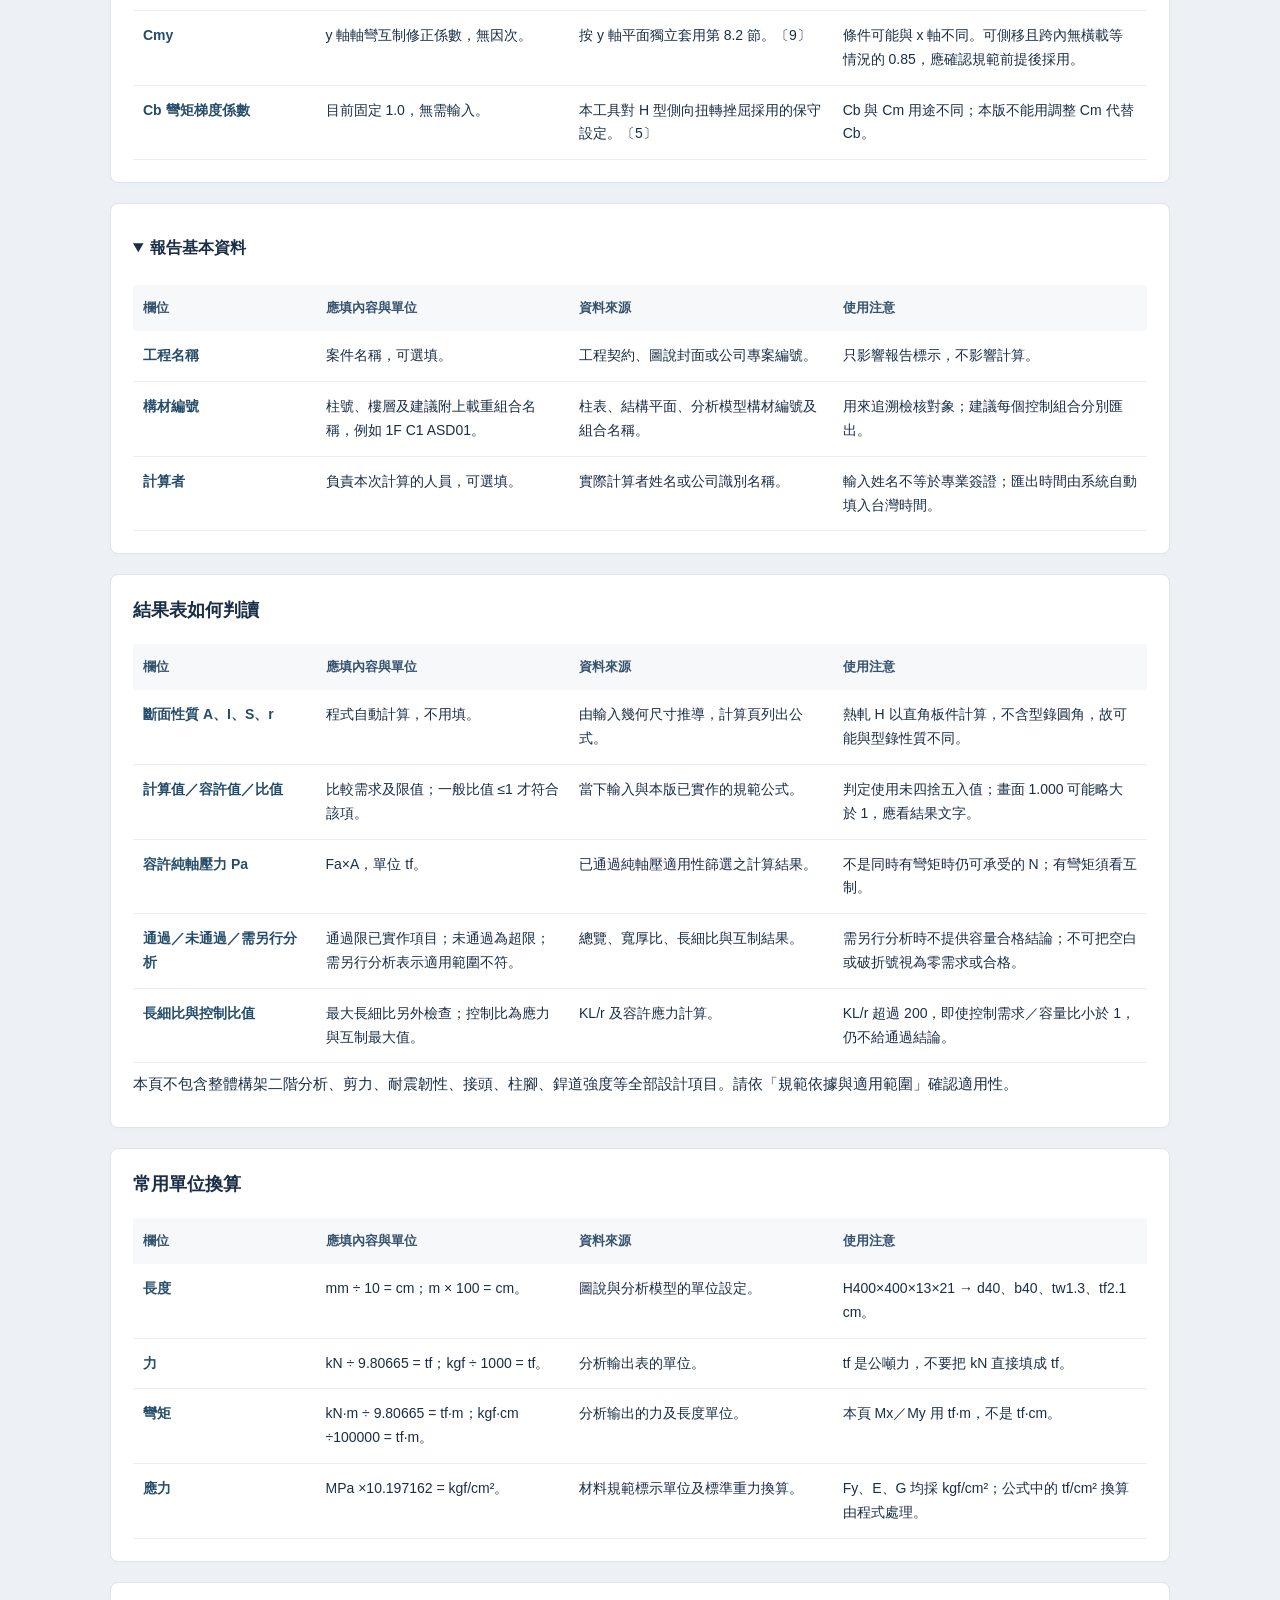
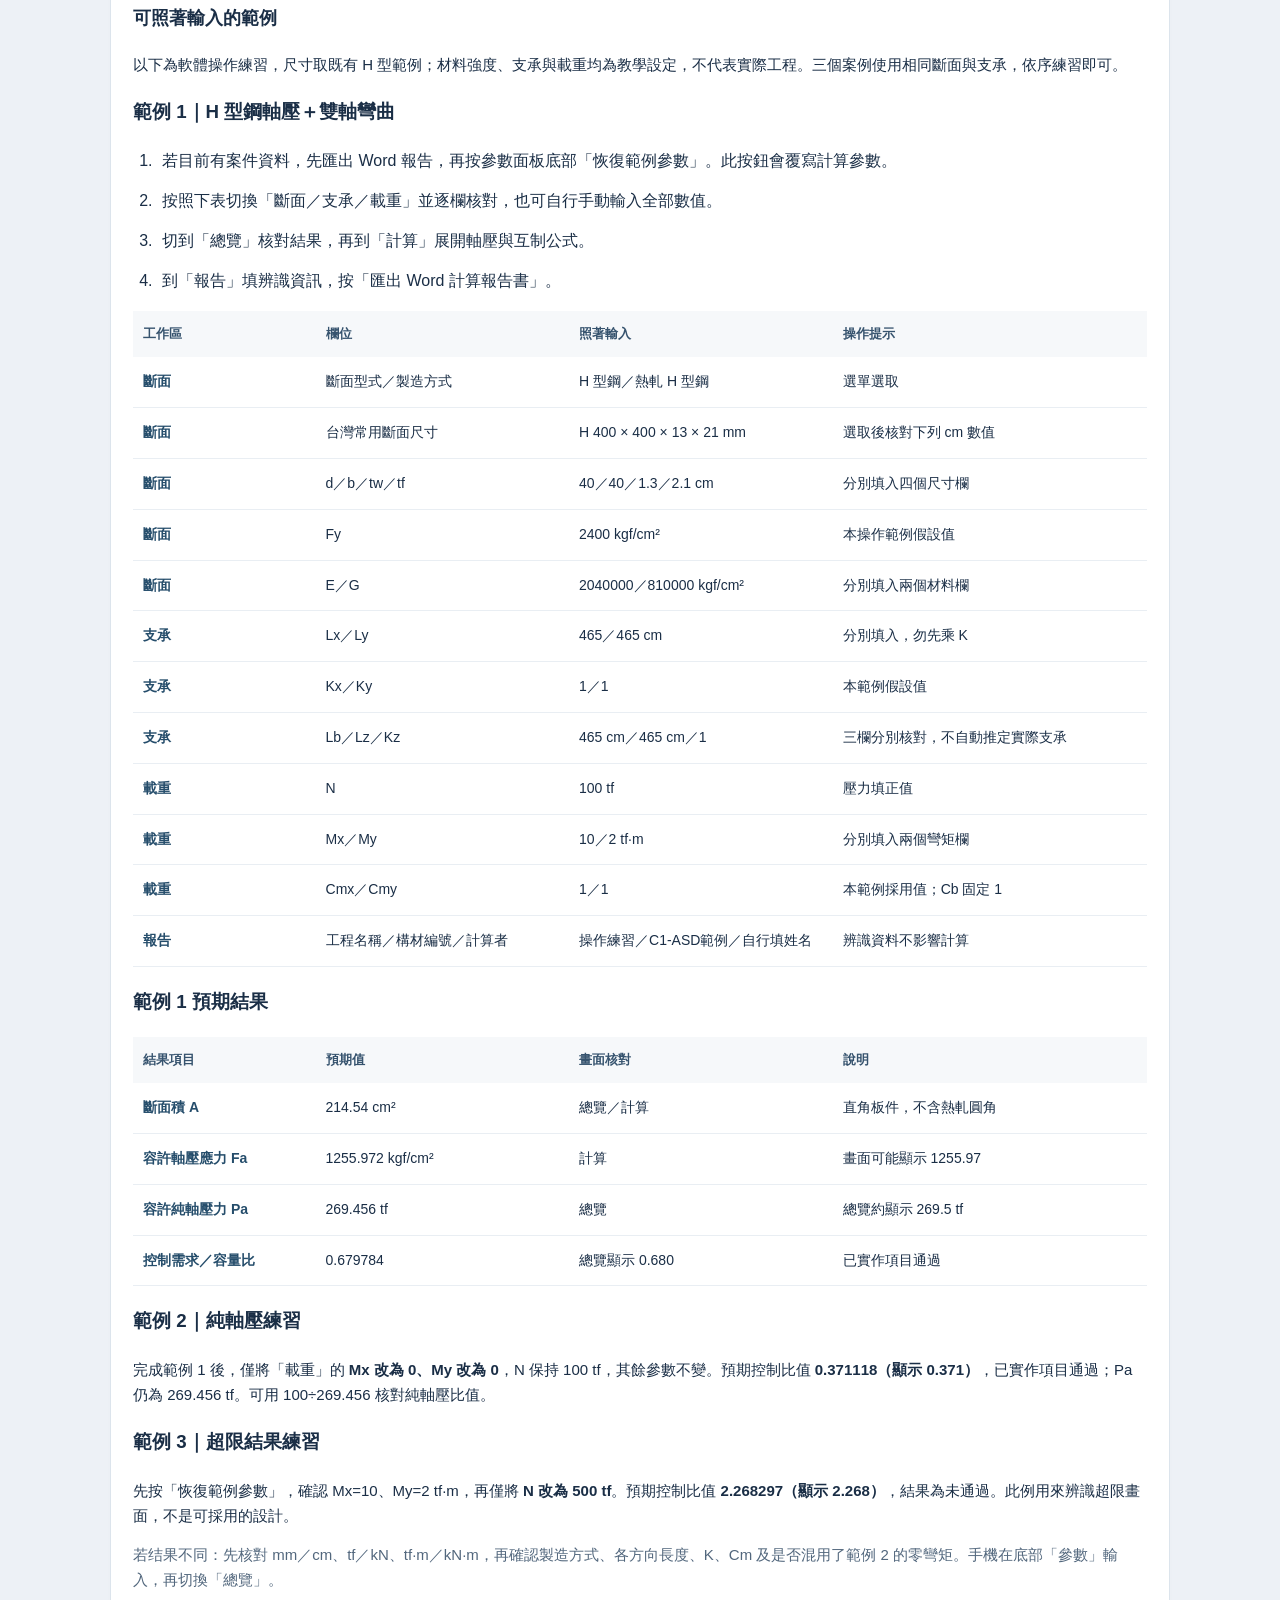
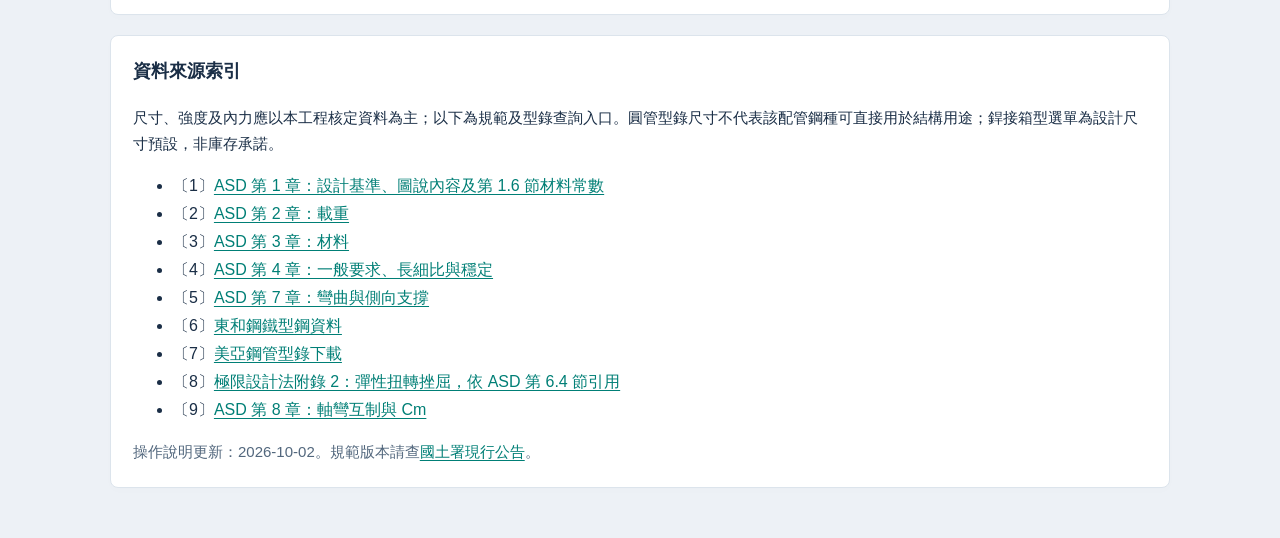
<file: manual.html>
<!doctype html><html lang="zh-Hant"><head><meta charset="utf-8"><meta name="viewport" content="width=device-width,initial-scale=1"><title>鋼柱分析設計操作說明</title><link rel="stylesheet" href="style.css?v=20261002-ui2"><style>body{padding:0;background:#edf1f6}.manual-head{max-width:1100px;margin:24px auto 16px;padding:0 20px;display:flex;gap:12px;flex-wrap:wrap}.manual-content{max-width:1100px;margin:auto;padding:0 20px 30px}.manual-content .guide-actions{display:none}@media print{.manual-head,.guide-actions{display:none!important}.manual-content{padding:0}.panel{break-inside:auto;border:0}.guide-table tr{break-inside:avoid}body{background:white}}</style></head><body><div class="manual-head"><a href="index.html" class="toolbar-button">返回鋼柱分析</a><button class="toolbar-button" onclick="window.print()">列印或存成 PDF</button></div><article class="manual-content operation-guide"><section class="panel guide-intro"><h2>鋼柱分析設計操作說明</h2><p><a href="#worked-examples">直接查看逐欄輸入範例與預期結果 ↓</a></p><p>本工具檢核單一鋼柱斷面的軸壓、雙軸彎曲與軸彎互制。先取得構材尺寸、材料強度、支承條件及 ASD 組合內力，再輸入；它不會由樓層面積自動建立構架或計算柱內力。</p><p><strong>預設值是操作範例，不是本工程的設計資料。</strong>常用尺寸選單只載入幾何尺寸，材料與作用力須另外核對。</p><div class="guide-actions"><a class="toolbar-button" href="manual.html" target="_blank" rel="noopener">獨立開啟操作手冊</a></div><label class="guide-search-label">搜尋欄位或資料來源<input type="search" class="guide-search" placeholder="例如 Kx、降伏強度、MIDAS" aria-describedby="guide-search-result"></label><p id="guide-search-result" class="hint" role="status">輸入關鍵字可篩選下方欄位說明。</p></section>
<section class="panel"><h2>建議操作順序</h2><ol class="guide-steps"><li><b>準備資料：</b>柱表與支撐圖、材料規格／證明、分析模型局部軸向及 ASD 載重組合內力表。</li><li><b>斷面：</b>選斷面及製造方式，載入常用尺寸或自訂尺寸；確認 cm 與 Fy。</li><li><b>支承：</b>分別填 Lx、Ly、Kx、Ky；適用時再填 Lb、Lz、Kz。</li><li><b>載重：</b>填同組合、同檢核位置的 N、Mx、My，再依條件確認 Cmx、Cmy。</li><li><b>總覽與計算：</b>查看比值、逐項檢核及適用性提示；在「計算」展開公式，核對控制項目。</li><li><b>逐組檢核與匯出：</b>對需要的載重組合與構材位置逐一重複檢核；在「報告」輸入辨識資訊，下載 Word 計算書。</li></ol><p class="hint">桌機：左側導覽切換工作區，參數面板分「斷面／支承／載重」。手機：底部「參數」編輯、切回「總覽」看結果；切換工作區不會清除輸入。重新整理或關閉網頁不保留案件資料，請先匯出。恢復範例參數會覆寫本次計算參數。</p></section><section class="panel"><details class="guide-section" open><summary>斷面與製造方式</summary><div class="guide-table-wrap"><table class="guide-table"><thead><tr><th>欄位</th><th>應填內容與單位</th><th>資料來源</th><th>使用注意</th></tr></thead><tbody><tr><td data-label="欄位">斷面型式</td><td data-label="應填內容與單位">選 H 型鋼、等厚銲接箱型或圓形鋼管。</td><td data-label="資料來源">柱表、結構平面／剖面圖及鋼構製造圖。</td><td data-label="使用注意">本版不適用 C、T、L、非對稱或變斷面；箱型不是冷成形方管。</td></tr><tr><td data-label="欄位">台灣常用斷面尺寸</td><td data-label="應填內容與單位">從選單載入尺寸；選單 mm，欄位 cm。</td><td data-label="資料來源">H 型參考東和型錄；圓管參考美亞型錄；箱型為設計預設。〔6、7〕</td><td data-label="使用注意">只帶入尺寸，不帶入 Fy、長度、載重或型錄 A／I／S；選後仍需核對設計圖。</td></tr><tr><td data-label="欄位">製造方式</td><td data-label="應填內容與單位">H 型選「熱軋」或「連續銲接」。</td><td data-label="資料來源">材料採購規格、製造圖與實際構材。</td><td data-label="使用注意">會影響局部挫屈分類；熱軋型錄預設自動選熱軋。</td></tr><tr><td data-label="欄位">箱型柱銲接方式</td><td data-label="應填內容與單位">按實際設計選全滲透或半滲透銲。</td><td data-label="資料來源">銲接符號、接頭詳圖、核定製造圖與銲接規範。</td><td data-label="使用注意">不是任選的強度開關；本欄用於斷面分類，不代表銲道強度已檢核。</td></tr><tr><td data-label="欄位">d／D</td><td data-label="應填內容與單位">H／箱型總深度 d；圓管外徑 D，cm。</td><td data-label="資料來源">柱表、製造圖、型錄；既有構材用經確認的實測資料。</td><td data-label="使用注意">不是腹板淨高或圓管內徑；400 mm 輸入 40 cm。</td></tr><tr><td data-label="欄位">b</td><td data-label="應填內容與單位">H 翼板總寬或箱型外側總寬，cm。</td><td data-label="資料來源">柱表、製造圖或型錄。</td><td data-label="使用注意">不是單側翼板突出寬；圓管不需填。</td></tr><tr><td data-label="欄位">tw</td><td data-label="應填內容與單位">H 型腹板厚，cm。</td><td data-label="資料來源">型錄、製造圖或厚度量測。</td><td data-label="使用注意">13 mm 輸入 1.3 cm；箱型／圓管不填此欄。</td></tr><tr><td data-label="欄位">tf／t</td><td data-label="應填內容與單位">H 翼板厚 tf；箱型／圓管均一板厚 t，cm。</td><td data-label="資料來源">型錄、製造圖、材料尺寸證明或實測厚度。</td><td data-label="使用注意">21 mm 輸入 2.1 cm。腐蝕、厚度公差及設計有效厚度須由設計者確認，本頁不自動扣減。</td></tr></tbody></table></div></details></section><section class="panel"><details class="guide-section" open><summary>材料</summary><div class="guide-table-wrap"><table class="guide-table"><thead><tr><th>欄位</th><th>應填內容與單位</th><th>資料來源</th><th>使用注意</th></tr></thead><tbody><tr><td data-label="欄位">Fy 降伏強度</td><td data-label="應填內容與單位">依鋼種與板厚採用的設計降伏強度，kgf/cm²。</td><td data-label="資料來源">結構總說明、材料規格、適用 CNS／JIS／ASTM 標準與材料證明書，依規範確認。〔1、3〕</td><td data-label="使用注意">預設 2400 只供範例；選斷面不會改變 Fy。不得逕將實測較高值當成設計強度。H 型本版上限 4550。</td></tr><tr><td data-label="欄位">E 彈性模數</td><td data-label="應填內容與單位">鋼材彈性模數，kgf/cm²；預設 2,040,000。</td><td data-label="資料來源">臺灣 ASD 規範第 1.6 節。〔1〕</td><td data-label="使用注意">通常沿用規範值；不是 Fy。</td></tr><tr><td data-label="欄位">G 剪力模數</td><td data-label="應填內容與單位">鋼材剪力模數，kgf/cm²；預設 810,000。</td><td data-label="資料來源">臺灣 ASD 規範第 1.6 節。〔1〕</td><td data-label="使用注意">本頁 H 型純扭轉挫屈使用；箱型／圓管隱藏。</td></tr></tbody></table></div></details></section><section class="panel"><details class="guide-section" open><summary>長度與支承</summary><div class="guide-table-wrap"><table class="guide-table"><thead><tr><th>欄位</th><th>應填內容與單位</th><th>資料來源</th><th>使用注意</th></tr></thead><tbody><tr><td data-label="欄位">Lx</td><td data-label="應填內容與單位">繞斷面 x 軸挫屈所對應的無支撐長度，cm。</td><td data-label="資料來源">結構平面／立面、支撐配置、梁柱接頭詳圖與穩定分析模型。〔4〕</td><td data-label="使用注意">不是直接填 KL；程式另乘 Kx。應判斷支撐是否真的約束該方向位移。</td></tr><tr><td data-label="欄位">Ly</td><td data-label="應填內容與單位">繞斷面 y 軸挫屈所對應的無支撐長度，cm。</td><td data-label="資料來源">同上，按 y 軸挫屈平面個別確認。〔4〕</td><td data-label="使用注意">可與 Lx 不同。不能只因有樓板或橫梁就認定提供有效支撐。</td></tr><tr><td data-label="欄位">Kx</td><td data-label="應填內容與單位">x 軸有效長度係數，無因次。</td><td data-label="資料來源">構架穩定分析、端部轉動束制、側移條件及規範第 4.8 節。〔4〕</td><td data-label="使用注意">預設 1.0 是範例。理想兩端鉸接且無側移時可為 1；實際構架不可只看接頭名稱套值。</td></tr><tr><td data-label="欄位">Ky</td><td data-label="應填內容與單位">y 軸有效長度係數，無因次。</td><td data-label="資料來源">y 軸平面的構架穩定分析與支承条件。〔4〕</td><td data-label="使用注意">與 Kx 分開決定；不是材料係數，也不是固定端一律取某個值。</td></tr><tr><td data-label="欄位">Lb</td><td data-label="應填內容與單位">H 型受壓翼板側向未支撐長度；箱型為彎曲側撐限制使用的長度，cm。</td><td data-label="資料來源">受壓翼板側撐位置、支撐連接詳圖及支撐勁度／強度設計。〔5〕</td><td data-label="使用注意">不一定等於柱高、Lx 或 Ly；圓管不填。</td></tr><tr><td data-label="欄位">Lz</td><td data-label="應填內容與單位">H 型扭轉無支撐長度，cm。</td><td data-label="資料來源">防扭支撐配置、扭轉與翹曲束制詳圖及穩定分析。〔4、8〕</td><td data-label="使用注意">一般側向支撐不一定防止扭轉；不能自動沿用 Lb。</td></tr><tr><td data-label="欄位">Kz</td><td data-label="應填內容與單位">H 型扭轉有效長度係數，無因次。</td><td data-label="資料來源">扭轉與翹曲端部束制條件及合理分析。〔8〕</td><td data-label="使用注意">預設 1.0 為範例；依據不足時不能任意縮小以提高容量。</td></tr></tbody></table></div></details></section><section class="panel"><details class="guide-section" open><summary>作用力與彎矩</summary><div class="guide-table-wrap"><table class="guide-table"><thead><tr><th>欄位</th><th>應填內容與單位</th><th>資料來源</th><th>使用注意</th></tr></thead><tbody><tr><td data-label="欄位">N 軸壓力</td><td data-label="應填內容與單位">同一 ASD 載重組合、同一檢核位置的壓力，tf；壓力輸入正值。</td><td data-label="資料來源">MIDAS Gen、ETABS、SAP2000 等結構分析內力表，或可追溯的手算分析。載重組合依規範與專案設計基準。〔2〕</td><td data-label="使用注意">不是 kgf 或 kN，也不是支點反力直接套入。若軟體壓力為負，先辨識正負號；軸拉力不在本工具範圍。</td></tr><tr><td data-label="欄位">Mx</td><td data-label="應填內容與單位">繞本頁斷面 x 軸的彎矩，tf·m；程式取絕對值。</td><td data-label="資料來源">與 N 相同載重組合及檢核位置的分析彎矩，核對構材局部座標。〔2、9〕</td><td data-label="使用注意">H 型 x 軸通常為強軸；須看斷面圖與模型軸向，不可直接假定等於軟體 M2 或 M3。</td></tr><tr><td data-label="欄位">My</td><td data-label="應填內容與單位">繞本頁斷面 y 軸的彎矩，tf·m；程式取絕對值。</td><td data-label="資料來源">與 N、Mx 成套的分析結果及局部座標。〔2、9〕</td><td data-label="使用注意">H 型 y 軸通常為弱軸。不要把不同組合的 N、Mx、My 最大值當作同一實際組合；若採包絡須另有保守設計依據。</td></tr><tr><td data-label="欄位">Cmx</td><td data-label="應填內容與單位">x 軸軸彎互制修正係數，無因次，程式接受 0.2～1.0。</td><td data-label="資料來源">規範第 8.2 節，依側移、端彎矩、跨內橫向載重及端部束制判定。〔9〕</td><td data-label="使用注意">預設 1.0；不能為了降低比值任意調小。支撐構架且兩端間無橫載時，依規範可用 0.6−0.4(M₁/M₂)，雙曲率比值為正。</td></tr><tr><td data-label="欄位">Cmy</td><td data-label="應填內容與單位">y 軸軸彎互制修正係數，無因次。</td><td data-label="資料來源">按 y 軸平面獨立套用第 8.2 節。〔9〕</td><td data-label="使用注意">條件可能與 x 軸不同。可側移且跨內無橫載等情況的 0.85，應確認規範前提後採用。</td></tr><tr><td data-label="欄位">Cb 彎矩梯度係數</td><td data-label="應填內容與單位">目前固定 1.0，無需輸入。</td><td data-label="資料來源">本工具對 H 型側向扭轉挫屈採用的保守設定。〔5〕</td><td data-label="使用注意">Cb 與 Cm 用途不同；本版不能用調整 Cm 代替 Cb。</td></tr></tbody></table></div></details></section><section class="panel"><details class="guide-section" open><summary>報告基本資料</summary><div class="guide-table-wrap"><table class="guide-table"><thead><tr><th>欄位</th><th>應填內容與單位</th><th>資料來源</th><th>使用注意</th></tr></thead><tbody><tr><td data-label="欄位">工程名稱</td><td data-label="應填內容與單位">案件名稱，可選填。</td><td data-label="資料來源">工程契約、圖說封面或公司專案編號。</td><td data-label="使用注意">只影響報告標示，不影響計算。</td></tr><tr><td data-label="欄位">構材編號</td><td data-label="應填內容與單位">柱號、樓層及建議附上載重組合名稱，例如 1F C1 ASD01。</td><td data-label="資料來源">柱表、結構平面、分析模型構材編號及組合名稱。</td><td data-label="使用注意">用來追溯檢核對象；建議每個控制組合分別匯出。</td></tr><tr><td data-label="欄位">計算者</td><td data-label="應填內容與單位">負責本次計算的人員，可選填。</td><td data-label="資料來源">實際計算者姓名或公司識別名稱。</td><td data-label="使用注意">輸入姓名不等於專業簽證；匯出時間由系統自動填入台灣時間。</td></tr></tbody></table></div></details></section><section class="panel"><h2>結果表如何判讀</h2><div class="guide-table-wrap"><table class="guide-table"><thead><tr><th>欄位</th><th>應填內容與單位</th><th>資料來源</th><th>使用注意</th></tr></thead><tbody><tr><td data-label="欄位">斷面性質 A、I、S、r</td><td data-label="應填內容與單位">程式自動計算，不用填。</td><td data-label="資料來源">由輸入幾何尺寸推導，計算頁列出公式。</td><td data-label="使用注意">熱軋 H 以直角板件計算，不含型錄圓角，故可能與型錄性質不同。</td></tr><tr><td data-label="欄位">計算值／容許值／比值</td><td data-label="應填內容與單位">比較需求及限值；一般比值 ≤1 才符合該項。</td><td data-label="資料來源">當下輸入與本版已實作的規範公式。</td><td data-label="使用注意">判定使用未四捨五入值；畫面 1.000 可能略大於 1，應看結果文字。</td></tr><tr><td data-label="欄位">容許純軸壓力 Pa</td><td data-label="應填內容與單位">Fa×A，單位 tf。</td><td data-label="資料來源">已通過純軸壓適用性篩選之計算結果。</td><td data-label="使用注意">不是同時有彎矩時仍可承受的 N；有彎矩須看互制。</td></tr><tr><td data-label="欄位">通過／未通過／需另行分析</td><td data-label="應填內容與單位">通過限已實作項目；未通過為超限；需另行分析表示適用範圍不符。</td><td data-label="資料來源">總覽、寬厚比、長細比與互制結果。</td><td data-label="使用注意">需另行分析時不提供容量合格結論；不可把空白或破折號視為零需求或合格。</td></tr><tr><td data-label="欄位">長細比與控制比值</td><td data-label="應填內容與單位">最大長細比另外檢查；控制比為應力與互制最大值。</td><td data-label="資料來源">KL/r 及容許應力計算。</td><td data-label="使用注意">KL/r 超過 200，即使控制需求／容量比小於 1，仍不給通過結論。</td></tr></tbody></table></div><p>本頁不包含整體構架二階分析、剪力、耐震韌性、接頭、柱腳、銲道強度等全部設計項目。請依「規範依據與適用範圍」確認適用性。</p></section>
<section class="panel"><h2>常用單位換算</h2><div class="guide-table-wrap"><table class="guide-table"><thead><tr><th>欄位</th><th>應填內容與單位</th><th>資料來源</th><th>使用注意</th></tr></thead><tbody><tr><td data-label="欄位">長度</td><td data-label="應填內容與單位">mm ÷ 10 = cm；m × 100 = cm。</td><td data-label="資料來源">圖說與分析模型的單位設定。</td><td data-label="使用注意">H400×400×13×21 → d40、b40、tw1.3、tf2.1 cm。</td></tr><tr><td data-label="欄位">力</td><td data-label="應填內容與單位">kN ÷ 9.80665 = tf；kgf ÷ 1000 = tf。</td><td data-label="資料來源">分析輸出表的單位。</td><td data-label="使用注意">tf 是公噸力，不要把 kN 直接填成 tf。</td></tr><tr><td data-label="欄位">彎矩</td><td data-label="應填內容與單位">kN·m ÷ 9.80665 = tf·m；kgf·cm ÷100000 = tf·m。</td><td data-label="資料來源">分析输出的力及長度單位。</td><td data-label="使用注意">本頁 Mx／My 用 tf·m，不是 tf·cm。</td></tr><tr><td data-label="欄位">應力</td><td data-label="應填內容與單位">MPa ×10.197162 = kgf/cm²。</td><td data-label="資料來源">材料規範標示單位及標準重力換算。</td><td data-label="使用注意">Fy、E、G 均採 kgf/cm²；公式中的 tf/cm² 換算由程式處理。</td></tr></tbody></table></div></section><section class="panel" id="worked-examples"><h2>可照著輸入的範例</h2><p>以下為軟體操作練習，尺寸取既有 H 型範例；材料強度、支承與載重均為教學設定，不代表實際工程。三個案例使用相同斷面與支承，依序練習即可。</p><h3>範例 1｜H 型鋼軸壓＋雙軸彎曲</h3><ol class="guide-steps"><li>若目前有案件資料，先匯出 Word 報告，再按參數面板底部「恢復範例參數」。此按鈕會覆寫計算參數。</li><li>按照下表切換「斷面／支承／載重」並逐欄核對，也可自行手動輸入全部數值。</li><li>切到「總覽」核對結果，再到「計算」展開軸壓與互制公式。</li><li>到「報告」填辨識資訊，按「匯出 Word 計算報告書」。</li></ol><div class="guide-table-wrap"><table class="guide-table"><thead><tr><th>工作區</th><th>欄位</th><th>照著輸入</th><th>操作提示</th></tr></thead><tbody><tr><td data-label="工作區">斷面</td><td data-label="欄位">斷面型式／製造方式</td><td data-label="照著輸入">H 型鋼／熱軋 H 型鋼</td><td data-label="操作提示">選單選取</td></tr><tr><td data-label="工作區">斷面</td><td data-label="欄位">台灣常用斷面尺寸</td><td data-label="照著輸入">H 400 × 400 × 13 × 21 mm</td><td data-label="操作提示">選取後核對下列 cm 數值</td></tr><tr><td data-label="工作區">斷面</td><td data-label="欄位">d／b／tw／tf</td><td data-label="照著輸入">40／40／1.3／2.1 cm</td><td data-label="操作提示">分別填入四個尺寸欄</td></tr><tr><td data-label="工作區">斷面</td><td data-label="欄位">Fy</td><td data-label="照著輸入">2400 kgf/cm²</td><td data-label="操作提示">本操作範例假設值</td></tr><tr><td data-label="工作區">斷面</td><td data-label="欄位">E／G</td><td data-label="照著輸入">2040000／810000 kgf/cm²</td><td data-label="操作提示">分別填入兩個材料欄</td></tr><tr><td data-label="工作區">支承</td><td data-label="欄位">Lx／Ly</td><td data-label="照著輸入">465／465 cm</td><td data-label="操作提示">分別填入，勿先乘 K</td></tr><tr><td data-label="工作區">支承</td><td data-label="欄位">Kx／Ky</td><td data-label="照著輸入">1／1</td><td data-label="操作提示">本範例假設值</td></tr><tr><td data-label="工作區">支承</td><td data-label="欄位">Lb／Lz／Kz</td><td data-label="照著輸入">465 cm／465 cm／1</td><td data-label="操作提示">三欄分別核對，不自動推定實際支承</td></tr><tr><td data-label="工作區">載重</td><td data-label="欄位">N</td><td data-label="照著輸入">100 tf</td><td data-label="操作提示">壓力填正值</td></tr><tr><td data-label="工作區">載重</td><td data-label="欄位">Mx／My</td><td data-label="照著輸入">10／2 tf·m</td><td data-label="操作提示">分別填入兩個彎矩欄</td></tr><tr><td data-label="工作區">載重</td><td data-label="欄位">Cmx／Cmy</td><td data-label="照著輸入">1／1</td><td data-label="操作提示">本範例採用值；Cb 固定 1</td></tr><tr><td data-label="工作區">報告</td><td data-label="欄位">工程名稱／構材編號／計算者</td><td data-label="照著輸入">操作練習／C1-ASD範例／自行填姓名</td><td data-label="操作提示">辨識資料不影響計算</td></tr></tbody></table></div><h3>範例 1 預期結果</h3><div class="guide-table-wrap"><table class="guide-table"><thead><tr><th>結果項目</th><th>預期值</th><th>畫面核對</th><th>說明</th></tr></thead><tbody><tr><td data-label="結果項目">斷面積 A</td><td data-label="預期值">214.54 cm²</td><td data-label="畫面核對">總覽／計算</td><td data-label="說明">直角板件，不含熱軋圓角</td></tr><tr><td data-label="結果項目">容許軸壓應力 Fa</td><td data-label="預期值">1255.972 kgf/cm²</td><td data-label="畫面核對">計算</td><td data-label="說明">畫面可能顯示 1255.97</td></tr><tr><td data-label="結果項目">容許純軸壓力 Pa</td><td data-label="預期值">269.456 tf</td><td data-label="畫面核對">總覽</td><td data-label="說明">總覽約顯示 269.5 tf</td></tr><tr><td data-label="結果項目">控制需求／容量比</td><td data-label="預期值">0.679784</td><td data-label="畫面核對">總覽顯示 0.680</td><td data-label="說明">已實作項目通過</td></tr></tbody></table></div><h3>範例 2｜純軸壓練習</h3><p>完成範例 1 後，僅將「載重」的 <b>Mx 改為 0、My 改為 0</b>，N 保持 100 tf，其餘參數不變。預期控制比值 <b>0.371118（顯示 0.371）</b>，已實作項目通過；Pa 仍為 269.456 tf。可用 100÷269.456 核對純軸壓比值。</p><h3>範例 3｜超限結果練習</h3><p>先按「恢復範例參數」，確認 Mx=10、My=2 tf·m，再僅將 <b>N 改為 500 tf</b>。預期控制比值 <b>2.268297（顯示 2.268）</b>，結果為未通過。此例用來辨識超限畫面，不是可採用的設計。</p><p class="hint">若结果不同：先核對 mm／cm、tf／kN、tf·m／kN·m，再確認製造方式、各方向長度、K、Cm 及是否混用了範例 2 的零彎矩。手機在底部「參數」輸入，再切換「總覽」。</p></section><section class="panel"><h2>資料來源索引</h2><p>尺寸、強度及內力應以本工程核定資料為主；以下為規範及型錄查詢入口。圓管型錄尺寸不代表該配管鋼種可直接用於結構用途；銲接箱型選單為設計尺寸預設，非庫存承諾。</p><ul><li>〔1〕<a href="https://www.nlma.gov.tw/uploads/files/29f814e938f670b39b730db3df30ebcd.pdf" target="_blank" rel="noopener">ASD 第 1 章：設計基準、圖說內容及第 1.6 節材料常數</a></li><li>〔2〕<a href="https://www.nlma.gov.tw/uploads/files/dcf68fc6a62377c89c0e18880c8ac328.pdf" target="_blank" rel="noopener">ASD 第 2 章：載重</a></li><li>〔3〕<a href="https://www.nlma.gov.tw/uploads/files/82c2aaa85e73c89645af78f06986d266.pdf" target="_blank" rel="noopener">ASD 第 3 章：材料</a></li><li>〔4〕<a href="https://www.nlma.gov.tw/uploads/files/e7c2c9d73eefc69beecde12336374b9b.pdf" target="_blank" rel="noopener">ASD 第 4 章：一般要求、長細比與穩定</a></li><li>〔5〕<a href="https://www.nlma.gov.tw/uploads/files/91bbcbd01a38582e6c5b1f00dd367683.pdf" target="_blank" rel="noopener">ASD 第 7 章：彎曲與側向支撐</a></li><li>〔6〕<a href="https://www.tunghosteel.com/product/detail/2" target="_blank" rel="noopener">東和鋼鐵型鋼資料</a></li><li>〔7〕<a href="https://www.mayer.com.tw/zh-tw/download/1" target="_blank" rel="noopener">美亞鋼管型錄下載</a></li><li>〔8〕<a href="https://www.nlma.gov.tw/uploads/files/d547411a0c02e0a8816b6d9c2aadb32e.pdf" target="_blank" rel="noopener">極限設計法附錄 2：彈性扭轉挫屈，依 ASD 第 6.4 節引用</a></li><li>〔9〕<a href="https://www.nlma.gov.tw/uploads/files/f6ed32171e4e99a9c49e85ca3b733d3c.pdf" target="_blank" rel="noopener">ASD 第 8 章：軸彎互制與 Cm</a></li></ul><p class="hint">操作說明更新：2026-10-02。規範版本請查<a href="https://www.nlma.gov.tw/ch/legislation/regsearch/7176" target="_blank" rel="noopener">國土署現行公告</a>。</p></section></article><script src="guide.js?v=20261002-ui2"></script></body></html>
</file>
<file: style.css>
:root{font-family:Inter,"Noto Sans TC","Microsoft JhengHei",sans-serif;color:#1a2e46;background:#f1f4f7;font-size:16px;--navy:#152943;--teal:#007f76;--line:#dce4ec;--muted:#62748a}*{box-sizing:border-box}body{margin:0}header{height:82px;background:var(--navy);color:white;display:flex;justify-content:space-between;align-items:center;padding:0 4vw}.brand{display:flex;gap:14px;font-size:20px;letter-spacing:.06em;font-weight:700;align-items:center}.brand small{display:block;font-size:11px;letter-spacing:.2em;color:#aec1d9;margin-top:5px}.logo{font-family:serif;background:#24415f;color:#60d4c4;font-size:42px;line-height:45px;text-align:center;width:46px;height:46px}.header-meta{font-size:14px}.header-meta span{color:#b8c8d9;margin-left:16px}main{max-width:1560px;margin:auto;padding:32px 4vw 20px}.page-title{display:flex;justify-content:space-between;align-items:center;margin-bottom:28px;gap:20px}.eyebrow{font-size:12px;letter-spacing:.11em;font-weight:700;color:var(--teal)}h1{font-size:27px;letter-spacing:.015em;margin:10px 0 8px}p{line-height:1.7;margin:8px 0}.page-title p{color:var(--muted);font-size:15px}.unit-badge{padding:9px 13px;border:1px solid var(--line);border-radius:6px;white-space:nowrap;font-size:13px;background:white}.layout{display:grid;grid-template-columns:340px minmax(0,1fr);gap:25px;align-items:start}.panel{background:white;border:1px solid var(--line);border-radius:10px;padding:24px;margin-bottom:20px;box-shadow:0 3px 10px #1d344103}h2{font-size:18px;line-height:1.5;margin:0 0 20px}h2 i{font-size:12px;display:inline-flex;align-items:center;justify-content:center;background:#e8f3f2;color:var(--teal);height:27px;width:27px;border-radius:6px;font-style:normal;margin-right:10px}.fields{display:grid;grid-template-columns:repeat(2,minmax(0,1fr));gap:15px 14px}label{font-size:14px;line-height:1.5;display:block;margin-bottom:15px;font-weight:600}label .label-unit{font-size:12px;color:var(--muted);font-weight:400;display:block;min-height:18px}input,select{display:block;background:#f8fafc;border:1px solid #cfd9e3;border-radius:6px;width:100%;height:42px;padding:8px 10px;font:inherit;color:#1d344e;margin-top:6px;outline:none}input{font-variant-numeric:tabular-nums}input:focus,select:focus{border-color:var(--teal);box-shadow:0 0 0 3px #007f7618}input:disabled{background:#e9eef3;color:#8794a4}.fields label{margin-bottom:3px}.hint{font-size:13px;color:var(--muted);line-height:1.65;margin:14px 0 0}.summary{background:var(--navy);color:white;border-radius:10px;display:grid;grid-template-columns:1fr 210px;gap:24px;padding:25px 28px;margin-bottom:18px;border-top:4px solid #39bba8}.summary .eyebrow{color:#63d7c8}.summary h2{font-size:25px;margin:7px 0}.summary p{font-size:14px;color:#c6d4e3;margin:0}.ratio{border-left:1px solid #ffffff26;padding-left:27px}.ratio span{font-size:13px;color:#c6d4e3}.ratio strong{font-size:42px;display:block;letter-spacing:-.04em;font-variant-numeric:tabular-nums;margin:4px 0}.meter{height:5px;background:#ffffff25;border-radius:8px;overflow:hidden}.meter b{height:100%;background:#55d6c1;display:block;transition:width .2s}.summary.fail{border-color:#ee7777}.summary.fail .meter b{background:#ee7777}.summary.pending{border-color:#e1b566}.metrics{display:grid;grid-template-columns:repeat(3,minmax(0,1fr));gap:14px;margin-bottom:20px}.metric{border:1px solid var(--line);padding:18px;background:white;border-radius:8px}.metric span{font-size:13px;color:var(--muted)}.metric strong{display:block;font-size:25px;margin:9px 0;font-variant-numeric:tabular-nums}.metric small{font-size:12px;font-weight:400;color:var(--muted)}.metric p{font-size:12px;color:var(--muted);margin:0}.section-head{display:flex;align-items:baseline;justify-content:space-between;gap:10px}.section-head h2{margin-bottom:15px}.section-head span{color:var(--muted);font-size:13px}.drawings{display:grid;grid-template-columns:1fr 1fr;background:#f8fafc;border:1px solid #e4ebf1;border-radius:7px}.drawings>div+div{border-left:1px solid #e4ebf1}.drawings svg{width:100%;display:block;max-height:280px}svg text{font-family:inherit;font-size:13px;fill:#526a82}.drawing-panel .hint{margin-top:10px}.table-scroll{overflow:auto}table{width:100%;border-collapse:collapse;font-size:14px}th{text-align:left;color:var(--muted);font-weight:500;font-size:13px;background:#f6f8fa;padding:12px 10px;white-space:nowrap}td{padding:13px 10px;border-bottom:1px solid #e9eef3;font-variant-numeric:tabular-nums}td:not(:first-child){white-space:nowrap}.pill{display:inline-block;padding:4px 8px;font-size:12px;border-radius:5px;color:#007463;background:#e5f6f0;white-space:nowrap}.pill.fail{color:#b3363b;background:#fceced}.pill.pending{color:#89601c;background:#fff4db}.warning{padding:13px 15px;border-radius:6px;background:#fff6e4;color:#805b20;font-size:14px;margin-top:12px;line-height:1.65}.error{padding:20px;background:#fff0f1;color:#a62d38;border:1px solid #f2b9bf;border-radius:8px;margin-bottom:20px}details{border-top:1px solid #e7edf2;padding:14px 0}details:first-child{border-top:0;padding-top:0}.panel>details:last-child{padding-bottom:0}summary{cursor:pointer;font-size:16px;font-weight:600;line-height:1.6}details[open] summary{margin-bottom:15px}details p{font-size:14px;color:#4f637a}.formula{font-family:ui-monospace,Consolas,monospace;font-size:14px;line-height:1.85;background:#f5f8fb;border-left:3px solid #69bbae;padding:13px 16px;margin:12px 0;overflow-wrap:anywhere}.prose{font-size:14px;line-height:1.8}.prose table td{white-space:normal;vertical-align:top}.prose table td:first-child{width:24%;font-weight:600}.prose ul{padding-left:20px}.prose li{margin:7px 0}a{color:var(--teal);text-underline-offset:3px}.reset{width:100%;padding:13px;background:white;border:1px solid #c8d5e0;border-radius:7px;color:#3f5670;font-size:14px;cursor:pointer;margin-bottom:22px}.reset:hover{background:#e9f3f1}footer{margin-top:32px;padding-top:20px;border-top:1px solid var(--line);font-size:12px;letter-spacing:.1em;color:var(--muted);display:flex;justify-content:space-between}footer span{letter-spacing:0}[hidden]{display:none!important}@media(min-width:1200px){.summary{position:sticky;top:12px;z-index:2;box-shadow:0 8px 20px #10294312}}@media(max-width:1050px){.layout{grid-template-columns:295px minmax(0,1fr);gap:18px}main{padding:25px 22px}.panel{padding:18px}.summary{grid-template-columns:1fr;padding:20px}.ratio{border:0;padding:0}.ratio strong{font-size:32px}.metrics{gap:9px}.metric{padding:13px}.metric strong{font-size:22px}.page-title{align-items:start}.unit-badge{display:none}}@media(max-width:760px){header{height:72px;padding:0 20px}.header-meta span{display:none}main{padding:24px 16px}.page-title h1{font-size:23px}.layout{display:flex;flex-direction:column}.layout>aside,.workspace{width:100%}.summary{grid-template-columns:1fr 130px;gap:10px}.summary h2{font-size:21px}.metrics{grid-template-columns:1fr 1fr 1fr}.metric strong{font-size:20px}.drawings{grid-template-columns:1fr}.drawings>div+div{border-left:0;border-top:1px solid #e4ebf1}.section-head{flex-wrap:wrap}footer span{display:none}}@media print{header,aside,.page-title,footer{display:none}.layout{display:block}.summary{position:static}main{padding:0}.panel{break-inside:avoid}.summary{color:black;background:white}.summary p,.summary .eyebrow{color:black}}
.mobile-result{display:none}@media(max-width:760px){body{padding-bottom:62px}.mobile-result{display:block;position:fixed;bottom:12px;left:16px;right:16px;z-index:10;background:#152943;color:white;text-align:center;font-size:15px;font-weight:600;padding:15px;border-radius:9px;box-shadow:0 4px 20px #15294330;text-decoration:none}#result-area{scroll-margin-top:16px}}
@media print{.mobile-result{display:none}}
.preset-label{margin-top:18px}.preset-label select{border-color:#8ac1b8;background:#f1faf7;font-size:14px}.preset-note{margin:-3px 0 20px;padding:10px 12px;background:#f3f8fa;border-radius:6px}

.report-fields{display:grid;grid-template-columns:2fr 1fr 1fr;gap:14px}.export-button{border:0;border-radius:7px;background:#007f76;color:white;padding:13px 20px;font:inherit;font-weight:600;cursor:pointer}.export-button:hover{background:#00675f}.export-button:focus-visible{outline:3px solid #6bc8ba;outline-offset:3px}.export-button:disabled{opacity:.5;cursor:not-allowed}@media(max-width:760px){.report-fields{grid-template-columns:1fr}.report-fields label{margin-bottom:0}.export-button{width:100%;margin-top:18px}}@media print{.report-panel{display:none}}
/* Professional workspace, desktop inspector and touch-first mobile navigation. */
:root{--nav-width:166px;--header-height:68px;--muted:#52677d;background:#edf1f6}body{padding:0 0 34px}button,input,select{touch-action:manipulation}button{font-family:inherit}button:focus-visible,a:focus-visible,summary:focus-visible{outline:3px solid #168cce;outline-offset:3px}.app-header{height:var(--header-height);position:fixed;top:0;inset-inline:0;z-index:30;padding:0 24px;gap:24px;border-bottom:1px solid #30455d}.brand{font-size:18px;letter-spacing:0;gap:10px}.brand small{font-size:12px;letter-spacing:.1em}.logo{height:36px;width:36px;font-size:32px;line-height:36px;border-radius:5px}.header-meta{margin-left:auto}.header-meta span{color:#b9ddf6}.toolbar-button{border:1px solid #b8c7d5;border-radius:6px;min-height:44px;padding:9px 16px;background:white;color:#173d61;font-size:14px;font-weight:600;cursor:pointer}.app-header .toolbar-button{background:#2a4765;color:white;border-color:#59708a}.app-nav{position:fixed;left:0;top:var(--header-height);bottom:34px;width:var(--nav-width);z-index:20;background:#192d45;color:#b9c9da;padding:26px 12px;display:flex;flex-direction:column;gap:8px}.nav-caption{font-size:12px;letter-spacing:.08em;padding:0 12px 15px}.app-nav button{display:flex;align-items:center;gap:12px;padding:14px 16px;min-height:50px;border:0;border-radius:6px;background:transparent;color:#b9c9da;text-align:left;font-size:15px;cursor:pointer}.app-nav button b{font-size:23px;line-height:1;width:24px;text-align:center;font-weight:500}.app-nav button:hover{background:#253d58;color:white}.app-nav button[aria-current]{background:#28547a;color:white;box-shadow:inset 3px 0 #55ccbb}.app-nav .mobile-input{display:none}.nav-foot{margin-top:auto;padding:20px 12px 0;border-top:1px solid #ffffff1c;font-size:12px;line-height:1.8}main{max-width:none;margin-left:var(--nav-width);padding:calc(var(--header-height) + 22px) 26px 24px}.workbar{display:flex;align-items:center;justify-content:space-between;margin-bottom:20px;gap:14px}.breadcrumb{color:var(--muted);font-size:12px}.workbar h1{font-size:23px;margin:5px 0 0}.layout{grid-template-columns:320px minmax(0,1fr);gap:22px}.layout>aside{position:sticky;top:calc(var(--header-height) + 18px);max-height:calc(100dvh - var(--header-height) - 72px);overflow:auto;scrollbar-width:thin;border:1px solid #d4dde7;border-radius:8px;background:white;box-shadow:0 3px 14px #233b5010}.inspector-head{padding:20px 20px 16px;display:flex;align-items:center;justify-content:space-between;gap:8px}.inspector-head h2{font-size:16px;margin:0}.inspector-head span{font-size:12px;color:var(--muted)}.input-tabs{position:sticky;top:0;z-index:4;background:#f5f8fb;border-top:1px solid #e2e8ee;border-bottom:1px solid #dce4ec;display:flex;padding:0 10px}.input-tabs button{flex:1;border:0;border-bottom:3px solid transparent;min-height:48px;font-size:14px;color:#5d7085;background:transparent;cursor:pointer;font-weight:600}.input-tabs button[aria-selected=true]{color:#00776d;border-bottom-color:#008b7f;background:#eaf5f3}#inputs>.panel{border:0;box-shadow:none;padding:20px;margin:0;border-radius:0}#inputs>.panel h2{font-size:15px;margin-bottom:18px}body:not([data-input-active=section]) [data-input=section],body:not([data-input-active=support]) [data-input=support],body:not([data-input-active=load]) [data-input=load]{display:none}.reset{width:calc(100% - 40px);margin:12px 20px 20px;min-height:44px}.panel{border-radius:8px;padding:22px}.workspace{min-width:0}.workspace>[data-view]{display:none}body[data-workspace=overview] [data-view=overview],body[data-workspace=calculation] [data-view=calculation],body[data-workspace=report] [data-view=report],body[data-workspace=reference] [data-view=reference]{display:block}.summary{position:static;box-shadow:none;padding:22px;grid-template-columns:minmax(0,1fr) 175px;gap:16px}.summary h2{font-size:23px}.ratio{padding-left:20px}.ratio strong{font-size:38px}.metrics{gap:12px}.metric{padding:17px}.metric strong{font-size:24px}.section-head{flex-wrap:wrap}label,input,select{font-size:14px}input,select{min-height:44px}label .label-unit,.hint{font-size:13px}td{font-size:14px}.statusbar{position:fixed;bottom:0;left:0;right:0;z-index:40;background:#e3eaf2;border-top:1px solid #c9d4df;display:flex;justify-content:space-between;padding:7px 20px;font-size:12px;color:#35516e}.statusbar #mobile-result{position:static;display:block;background:none;color:inherit;padding:0;box-shadow:none;font-size:12px;font-weight:600;border-radius:0;text-align:left}.invalid-view{display:none;padding:24px;background:#fff;border:1px solid #e3b9bd;border-radius:8px;color:#983944;line-height:1.7}.invalid-view button{display:block;margin-top:14px}.invalid-input[data-workspace=overview] .invalid-view,.invalid-input[data-workspace=calculation] .invalid-view{display:block}.invalid-input [data-view=calculation]{display:none!important}footer{margin-top:24px;font-size:12px}.report-fields{grid-template-columns:1fr 1fr}.report-fields label:first-child{grid-column:1/-1}.export-button{min-height:48px}summary{min-height:44px;display:list-item;align-content:center}.table-scroll{overscroll-behavior-x:contain}svg{max-width:100%} .prose a{overflow-wrap:anywhere}
@media(min-width:1600px){.layout{grid-template-columns:360px minmax(0,1fr)}.drawings svg{max-height:310px}.report-fields{grid-template-columns:2fr 1fr 1fr}.report-fields label:first-child{grid-column:auto}}
@media(min-width:901px) and (max-width:1200px){:root{--nav-width:92px}.app-nav{padding:20px 8px}.nav-caption,.nav-foot{display:none}.app-nav button{flex-direction:column;gap:8px;padding:13px 6px;font-size:13px}.layout{grid-template-columns:290px minmax(0,1fr);gap:16px}main{padding-left:18px;padding-right:18px}.summary{grid-template-columns:1fr}.ratio{border:0;padding:0}.metrics{grid-template-columns:1fr}.metric{display:flex;align-items:center;justify-content:space-between;gap:12px}.metric p{display:none}.metric strong{margin:0}.drawings{grid-template-columns:1fr}.drawings>div+div{border-left:0;border-top:1px solid #e4ebf1}}
@media(max-width:900px){:root{--header-height:60px}body{padding-bottom:calc(102px + env(safe-area-inset-bottom))}.app-header{padding:0 16px;gap:10px}.brand{font-size:16px}.brand small{font-size:10px}.logo{width:32px;height:32px;line-height:32px}.header-meta{display:none}.app-header .toolbar-button{margin-left:auto;padding:8px 12px;font-size:13px;white-space:nowrap}.app-nav{top:auto;bottom:0;left:0;right:0;width:auto;height:calc(68px + env(safe-area-inset-bottom));padding:4px 6px env(safe-area-inset-bottom);display:grid;grid-template-columns:repeat(5,minmax(0,1fr));gap:2px;background:white;border-top:1px solid #d2dce7;box-shadow:0 -4px 16px #142d4610;z-index:45}.app-nav .mobile-input{display:flex}.app-nav button{flex-direction:column;justify-content:center;gap:4px;padding:4px 2px;min-height:56px;font-size:12px;color:#597087;border-radius:7px}.app-nav button b{font-size:23px}.app-nav button[aria-current]{background:#e9f5f2;color:#00776d;box-shadow:none}.app-nav button:hover{background:#eef3f7;color:#284e6e}.nav-caption,.nav-foot{display:none}.statusbar{bottom:calc(68px + env(safe-area-inset-bottom));font-size:12px;min-height:30px;padding:6px 14px;gap:8px}.statusbar>span:last-child{display:none}.statusbar #mobile-result{font-size:12px}main{margin:0;padding:calc(var(--header-height) + 18px) 16px 0}.workbar{margin-bottom:17px}.workbar h1{font-size:21px}.unit-badge{display:none}.layout{display:block}.layout>aside{display:none;position:static;max-height:none;overflow:visible;width:100%}body[data-workspace=input] .layout>aside{display:block}body[data-workspace=input] .workspace{display:none}.workspace{width:100%}.inspector-head{padding:18px}.input-tabs{top:var(--header-height);z-index:15}#inputs>.panel{padding:20px}.fields{gap:18px 16px}.fields label{font-size:14px}input,select{font-size:16px;min-height:48px;padding:10px}label .label-unit{font-size:13px}.preset-label select{font-size:15px}.panel{padding:20px;margin-bottom:16px}.summary{grid-template-columns:1fr 115px;padding:20px 17px;gap:12px}.summary h2{font-size:20px}.summary p{font-size:13px}.ratio{padding:0;border:0}.ratio span{font-size:12px}.ratio strong{font-size:32px}.metrics{grid-template-columns:repeat(3,minmax(0,1fr));gap:8px}.metric{padding:12px 9px;min-width:0}.metric span{font-size:12px;line-height:1.5;display:block}.metric strong{font-size:21px;overflow-wrap:anywhere}.metric small{display:block;margin-top:3px}.metric p{font-size:12px}.drawings{grid-template-columns:1fr}.drawings>div+div{border-left:0;border-top:1px solid #e4ebf1}.section-head span{font-size:12px}.report-fields{grid-template-columns:1fr;gap:14px}.report-fields label{margin:0}.export-button{width:100%;margin-top:20px}.formula{font-size:14px;padding:12px;line-height:1.85}footer{display:none}.hint{font-size:13px}#results .table-scroll{overflow:visible}#results table,#results tbody{display:block}#results thead{display:none}#results tr{display:grid;grid-template-columns:1fr 1fr;gap:7px 12px;border:1px solid #dce4ec;border-radius:7px;padding:13px;margin-bottom:10px;background:#fafcfe}#results td{display:flex;justify-content:space-between;align-items:center;gap:8px;border:0;padding:0;font-size:13px;white-space:normal;overflow-wrap:anywhere}#results td:first-child{grid-column:1/-1;font-size:15px;font-weight:600;margin-bottom:4px}#results td:not(:first-child)::before{content:attr(data-label);font-size:12px;color:#62748a;white-space:nowrap}#results td:nth-child(3){grid-column:1/-1;grid-row:3}#results td:nth-child(5){grid-column:2;grid-row:2}.pill{font-size:12px}.prose table{min-width:460px}.prose{overflow-x:auto}.prose p{min-width:0}body.invalid-input .statusbar{background:#ffebed;color:#a62d38}}
@media(max-width:380px){.brand small{display:none}.summary{grid-template-columns:1fr}.summary .ratio{display:flex;align-items:center;justify-content:space-between}.summary .meter{display:none}.metrics{grid-template-columns:1fr}.metric{display:flex;align-items:center;gap:12px;justify-content:space-between}.metric strong{margin:0}.metric small{display:inline}.metric p{display:none}.fields{gap:14px 10px}}
@media(prefers-reduced-motion:reduce){*{scroll-behavior:auto!important;transition:none!important}}
@media print{.app-header,.app-nav,.statusbar,.workbar,.layout>aside,.report-panel,.invalid-view{display:none!important}body{padding:0}main{margin:0;padding:0}.workspace>[data-view]{display:block!important}.layout{display:block}.summary{color:black;background:white}.summary p,.summary .eyebrow{color:black}}
.operation-guide{font-size:16px;line-height:1.75}.operation-guide p{font-size:15px}.guide-actions{display:flex;gap:12px;margin-top:18px}.guide-actions a,.manual-head a{text-decoration:none;display:inline-flex;align-items:center}.guide-steps{padding-left:24px}.guide-steps li{padding-left:5px;margin:12px 0}.guide-table-wrap{overflow-x:auto}.guide-table{font-size:14px;table-layout:fixed;line-height:1.7}.guide-table th{white-space:normal;color:#36536e;font-weight:600}.guide-table th:first-child{width:18%}.guide-table th:nth-child(2){width:25%}.guide-table th:nth-child(3){width:26%}.guide-table td{white-space:normal!important;vertical-align:top;font-size:14px;overflow-wrap:anywhere}.guide-table td:first-child{font-weight:600;color:#254d6b}.guide-section{padding:0!important}.operation-guide li a{overflow-wrap:anywhere}@media(max-width:900px){.guide-table,.guide-table tbody{display:block}.guide-table thead{display:none}.guide-table tr{display:block;border:1px solid #d8e2eb;border-radius:7px;padding:14px;margin-bottom:14px;background:#fafcfe}.guide-table td{display:block;padding:8px 0;border:0}.guide-table td:first-child{font-size:16px;padding-top:0}.guide-table td:not(:first-child)::before{content:attr(data-label);display:block;font-size:12px;color:#62748a;font-weight:600;margin-bottom:3px}.guide-table-wrap{overflow:visible}.operation-guide p{font-size:15px}.guide-actions a{width:100%;justify-content:center}}
.guide-search-label{margin:22px 0 0;font-size:14px}.guide-search{max-width:560px;font-size:16px;min-height:48px}.input-error{font-size:14px;color:#a62d38;background:#fff0f1;padding:12px 16px;margin:0;border-bottom:1px solid #f2cbd0;line-height:1.7}
</file>
<file: pro.css>
.project-tools{display:flex;flex-wrap:wrap;gap:8px;align-items:center;margin-bottom:16px}.project-tools label{margin:0;cursor:pointer}.project-tools input{width:auto}.parameter-help{margin-top:7px;padding:0!important;font-weight:400}.parameter-help summary{font-size:12px;color:#00766d;min-height:32px}.parameter-help p{font-size:13px;line-height:1.7;margin:6px 0;background:#edf7f5;padding:10px;border-radius:5px}.tutorial-video{display:block;width:100%;max-height:560px;background:#152943;border-radius:8px}.tutorial-chapters{display:flex;gap:8px;flex-wrap:wrap;margin:14px 0}.tutorial-chapters button{min-height:44px}.code-review{padding:14px;border-left:4px solid #007f76;background:#edf7f5;margin-bottom:18px;line-height:1.7}.project-tools .hint{flex-basis:100%;margin:0}@media(max-width:900px){.project-tools>*{max-width:100%}.project-tools button,.project-tools label{min-height:48px}.parameter-help summary{min-height:44px}}@media print{.project-tools,.parameter-help,.tutorial-panel{display:none}}
</file>
